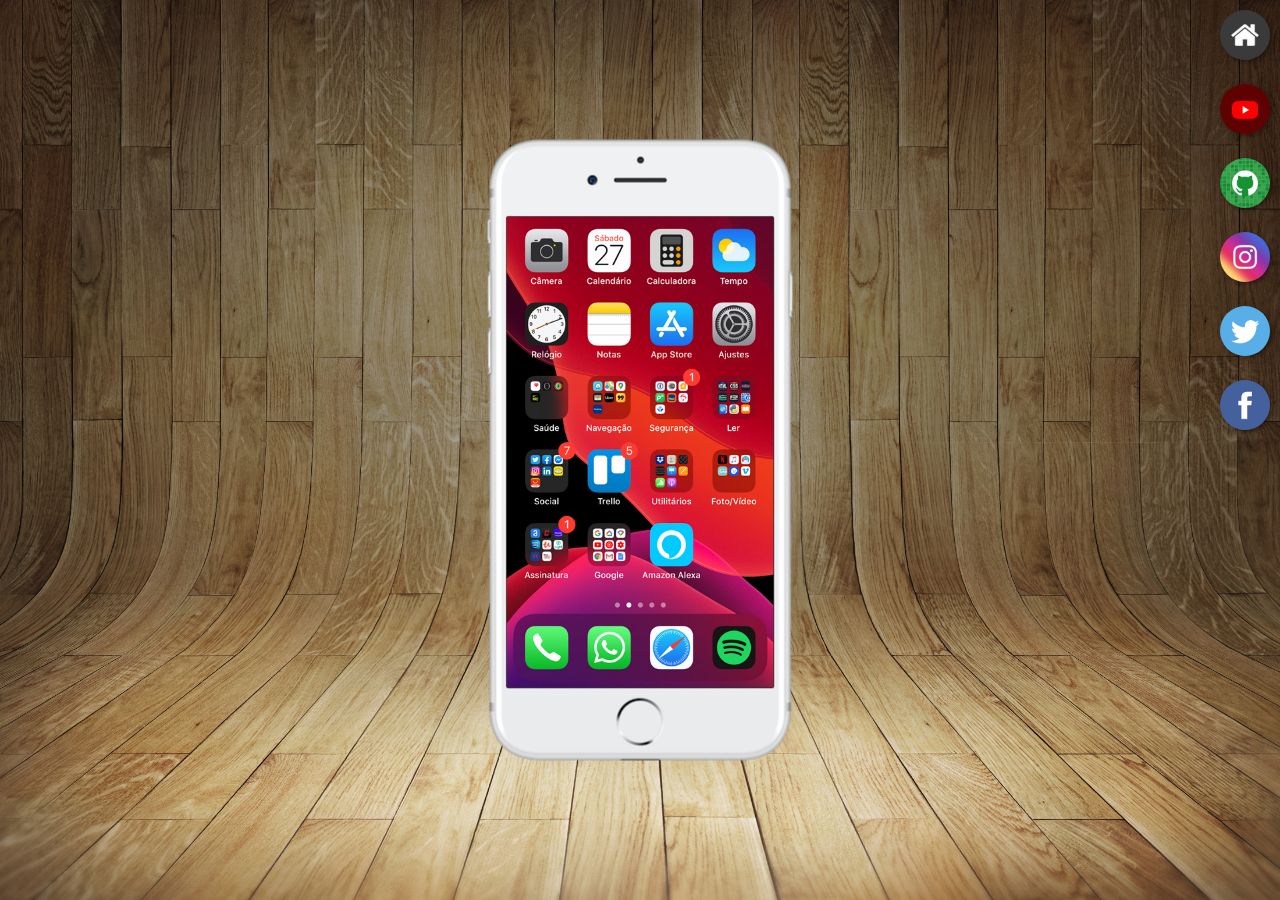
<file: index.html>
<!DOCTYPE html>
<html lang="pt-br">
<head>
    <meta charset="UTF-8">
    <meta name="viewport" content="width=device-width, initial-scale=1.0">
    <link rel="shortcut icon" href="images/favicon.ico" type="image/x-icon">
    <link rel="stylesheet" href="styles/style.css">
    <title>Projeto Redes Sociais</title>
</head>
<body>
    <main>
        <section id="telefone">
            <iframe name="tela" id="tela" src="pages/home.html" frameborder="0">
                Seu navegador não consegue carregar essa página.
            </iframe>
        </section>
        <section id="redes-sociais">
            <a href="pages/home.html" target="tela">
                <img src="images/logo-home.jpg" alt="Home">
            </a><br>
            <a href="pages/youtube.html" target="tela">
                <img src="images/logo-youtube.jpg" alt="YouTube">
            </a><br>
            <a href="pages/github.html" target="tela">
                <img src="images/logo-github.jpg" alt="GitHub">
            </a><br>
            <a href="pages/instagra.html" target="tela">
                <img src="images/logo-instagram.jpg" alt="Instagram">
            </a><br>
            <a href="pages/twitter.html" target="tela">
                <img src="images/logo-twitter.jpg" alt="Twitter">
            </a><br>
            <a href="pages/facebook.html" target="tela">
                <img src="images/logo-facebook.jpg" alt="Facebook">
            </a><br>
        </section>
    </main>
</body>
</html>
</file>
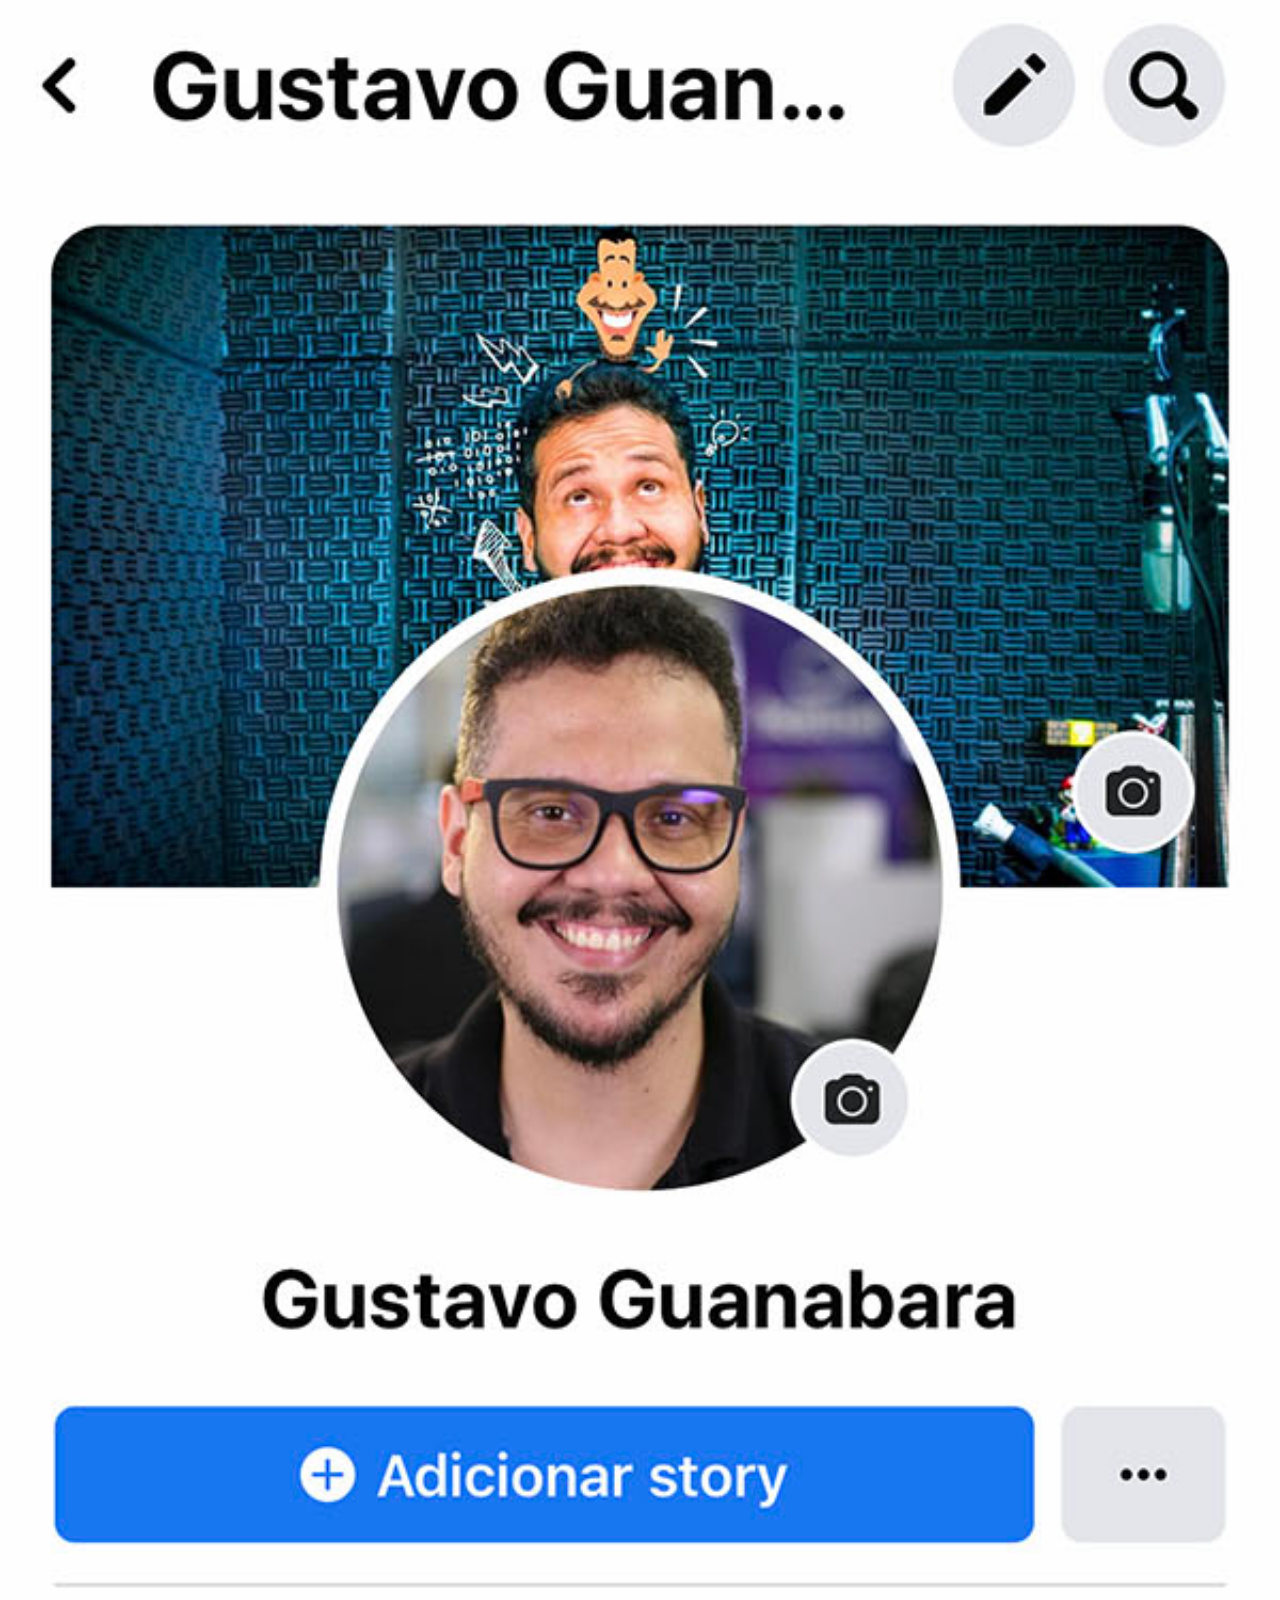
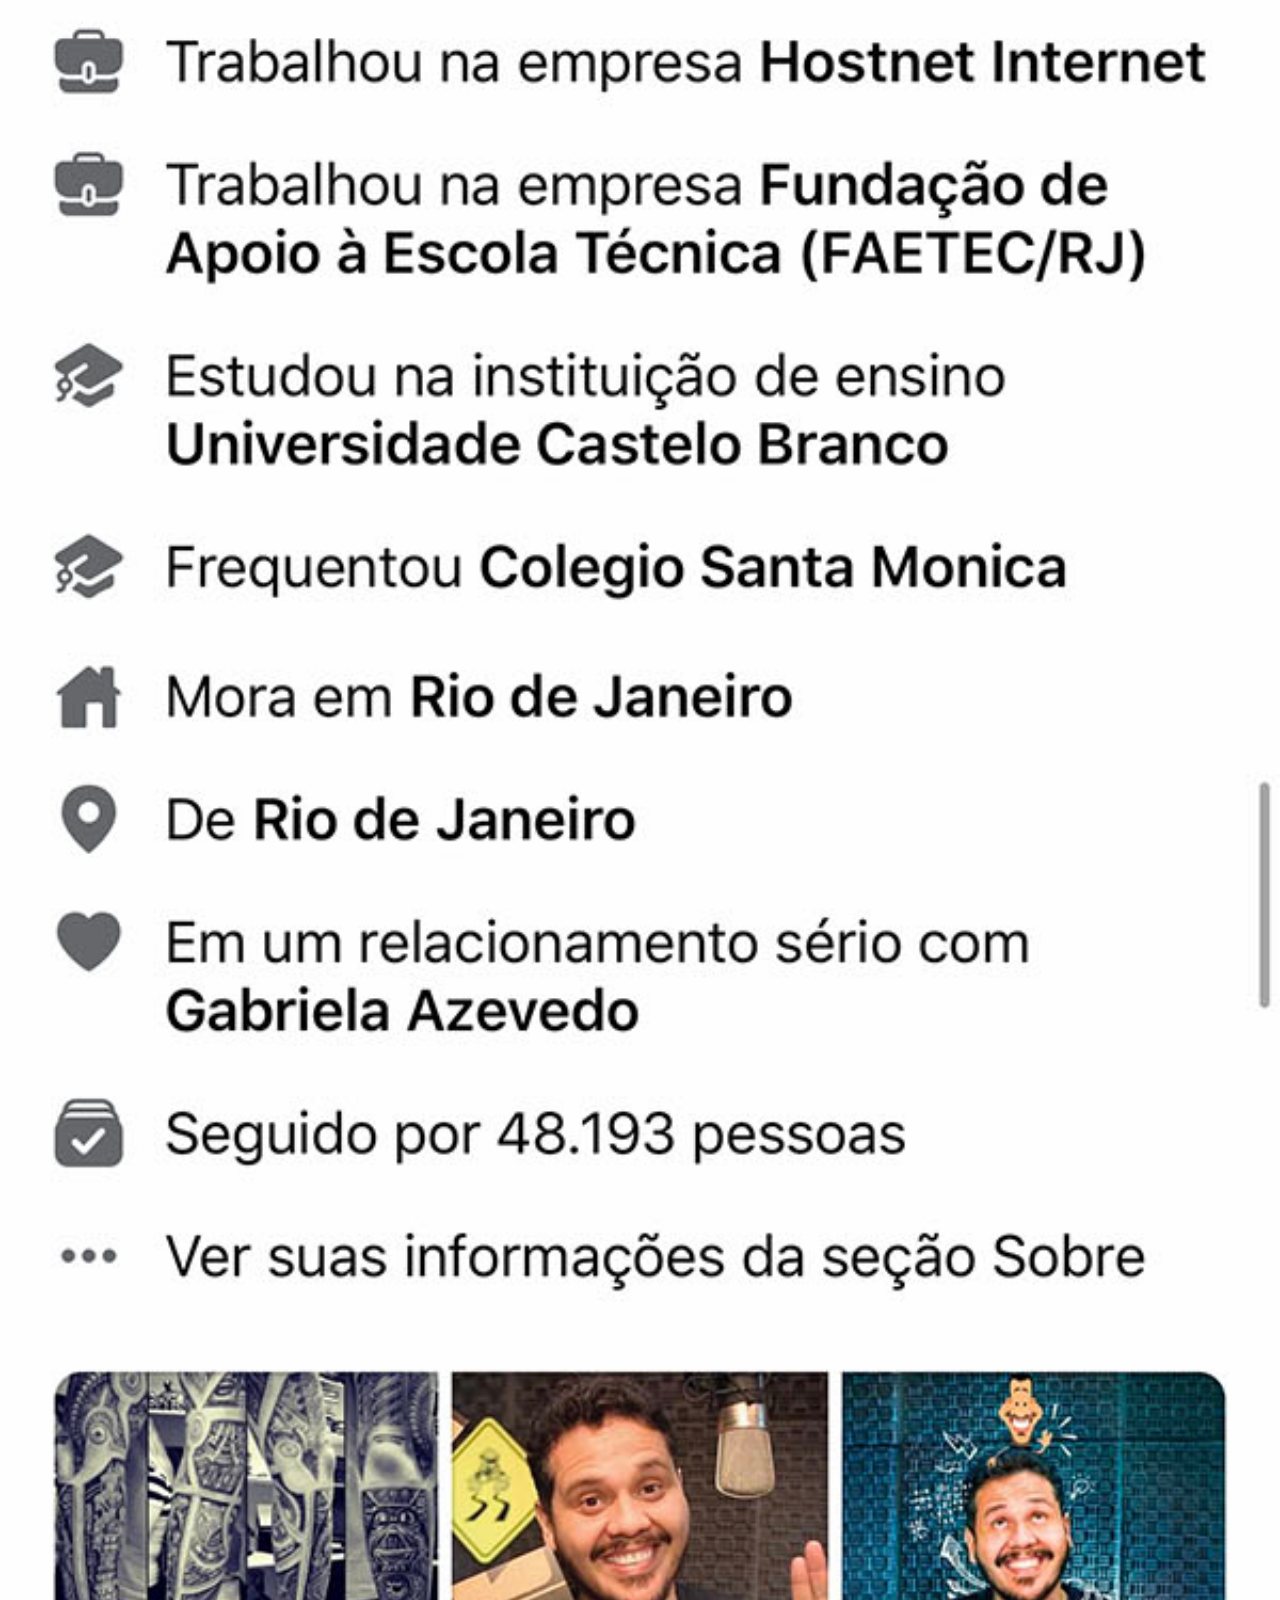
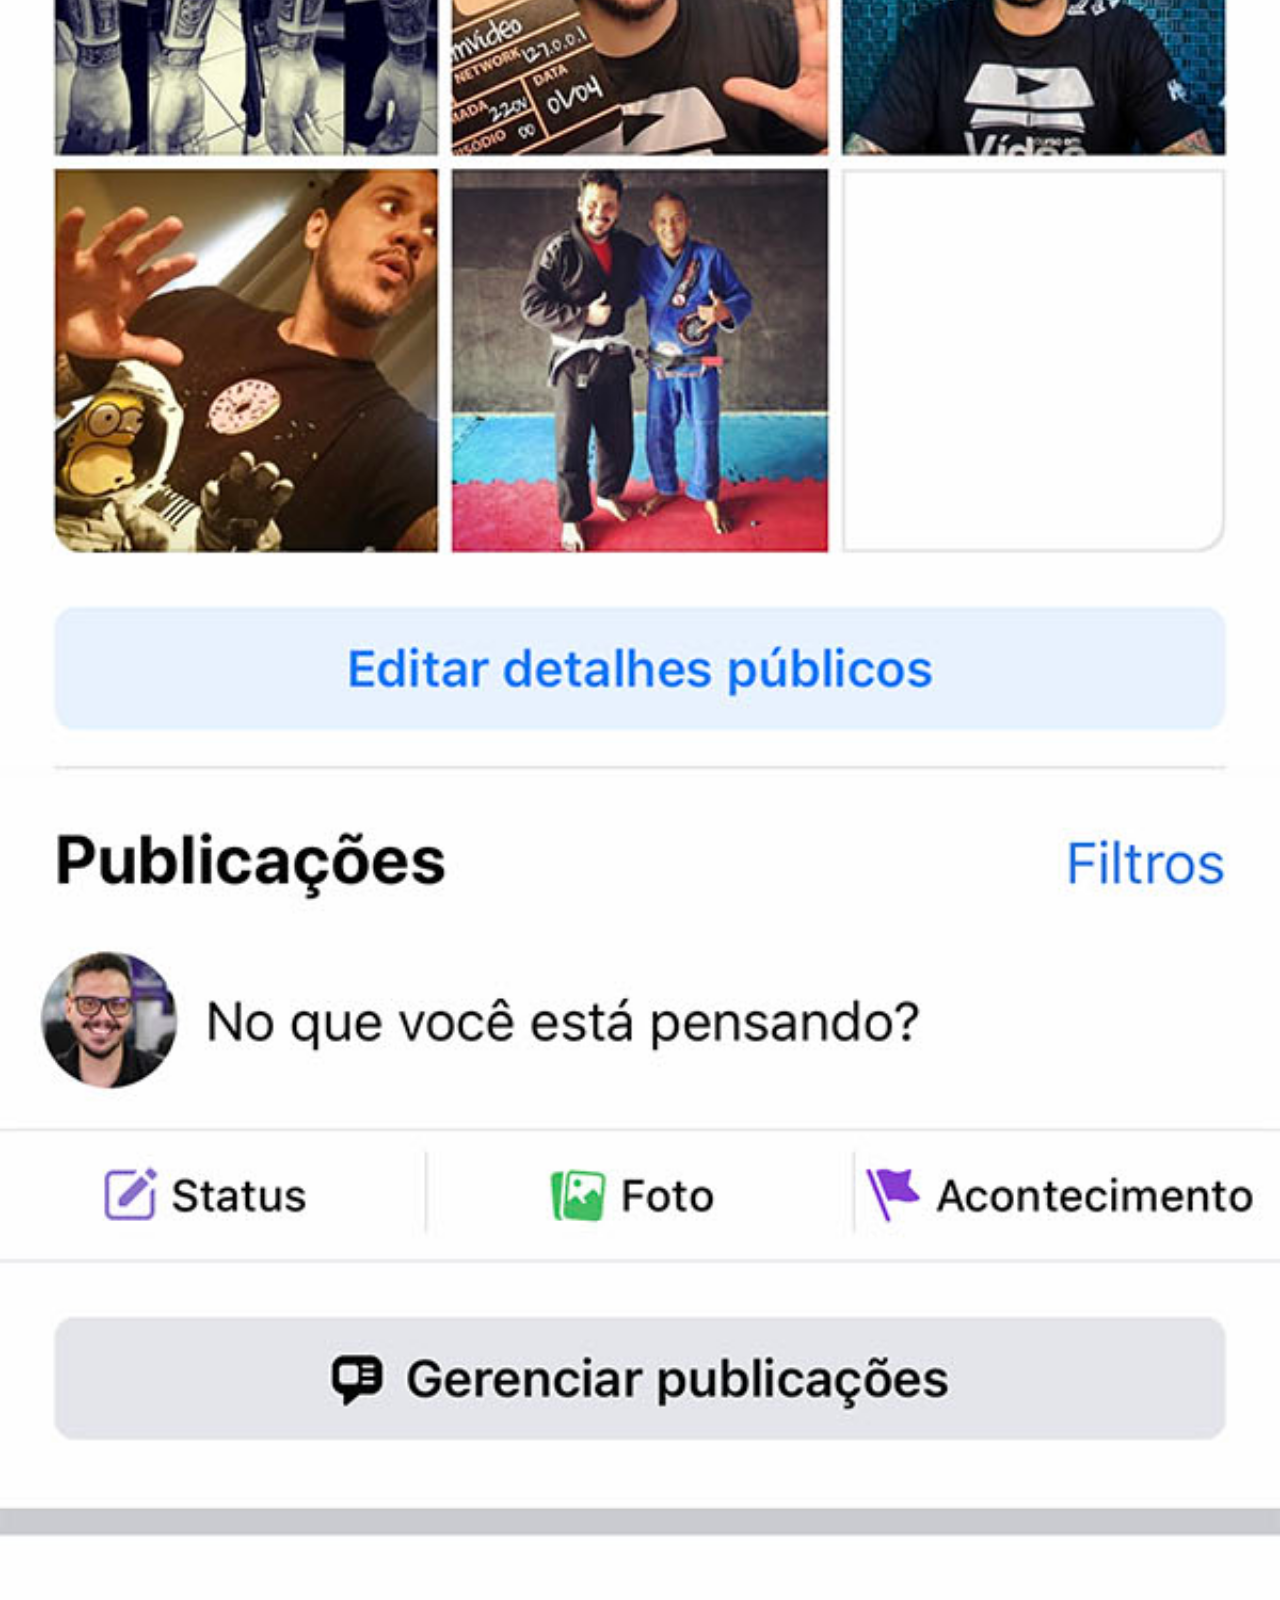
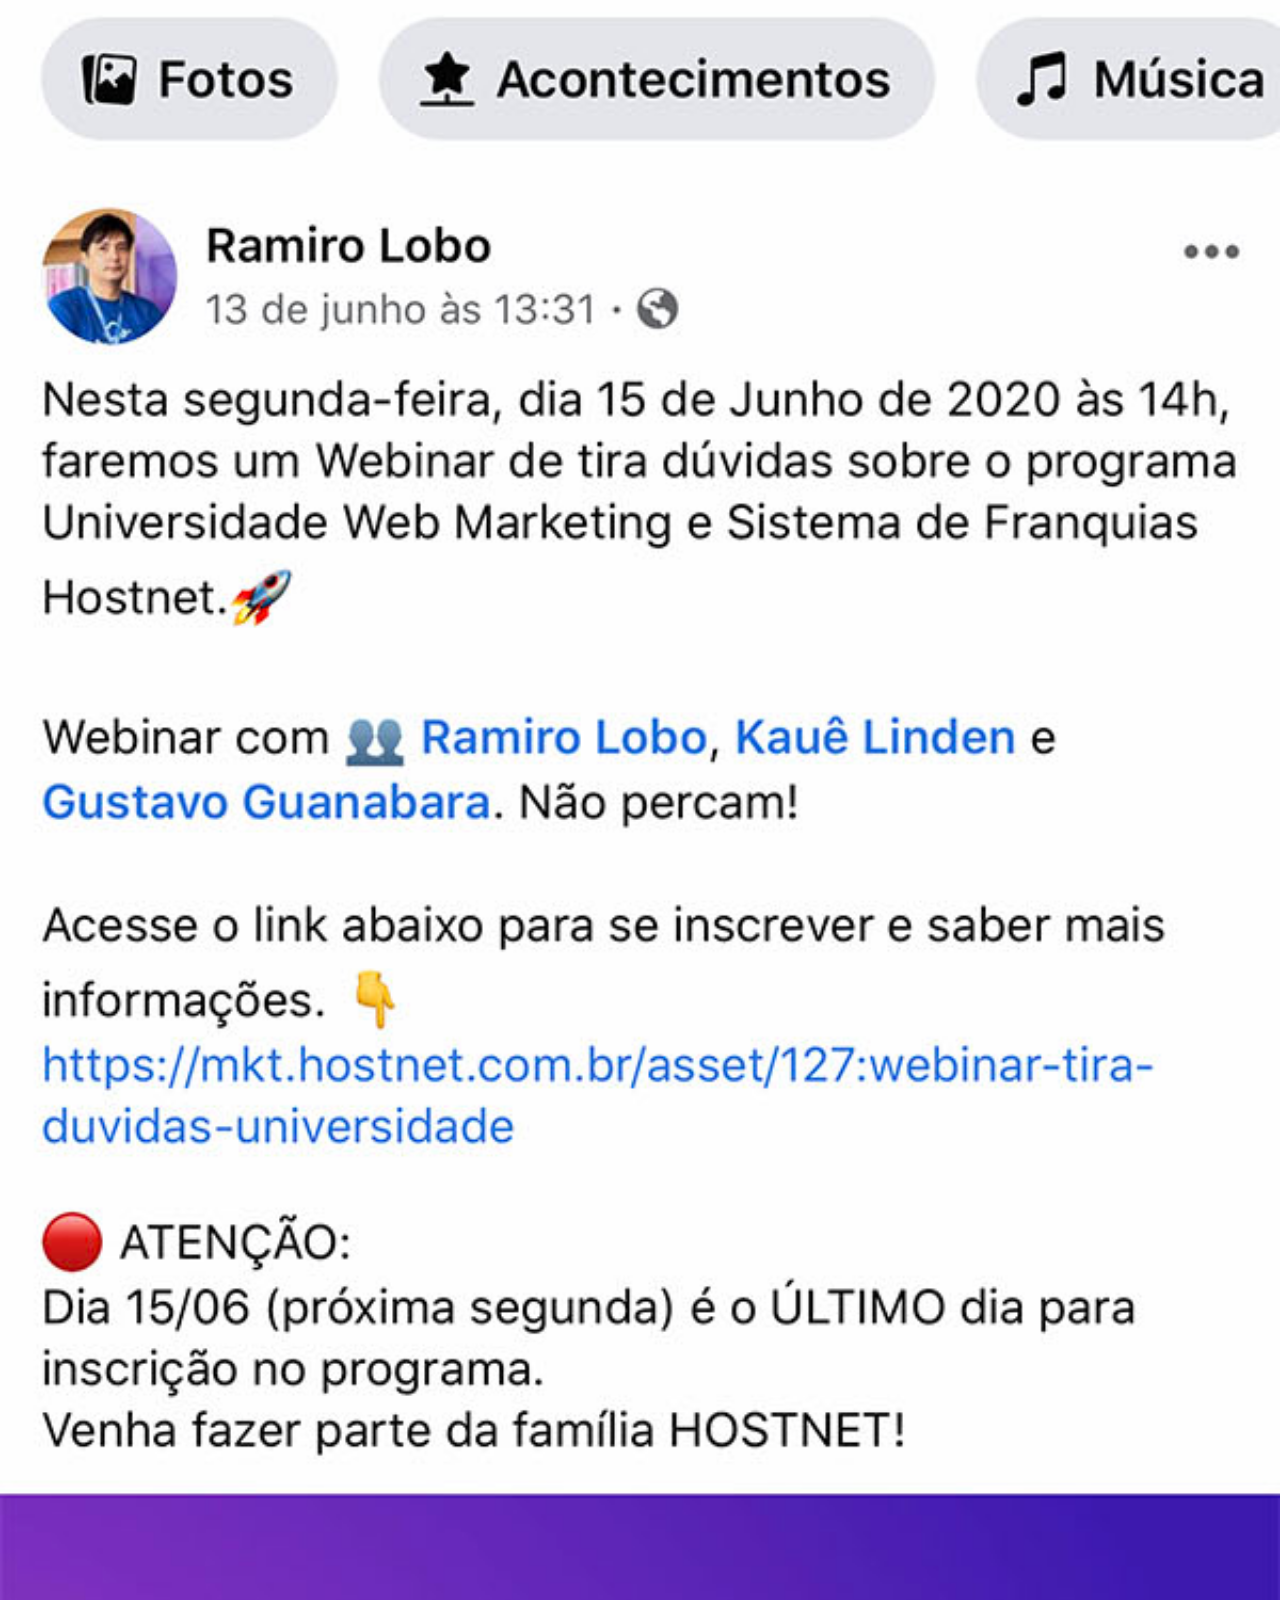
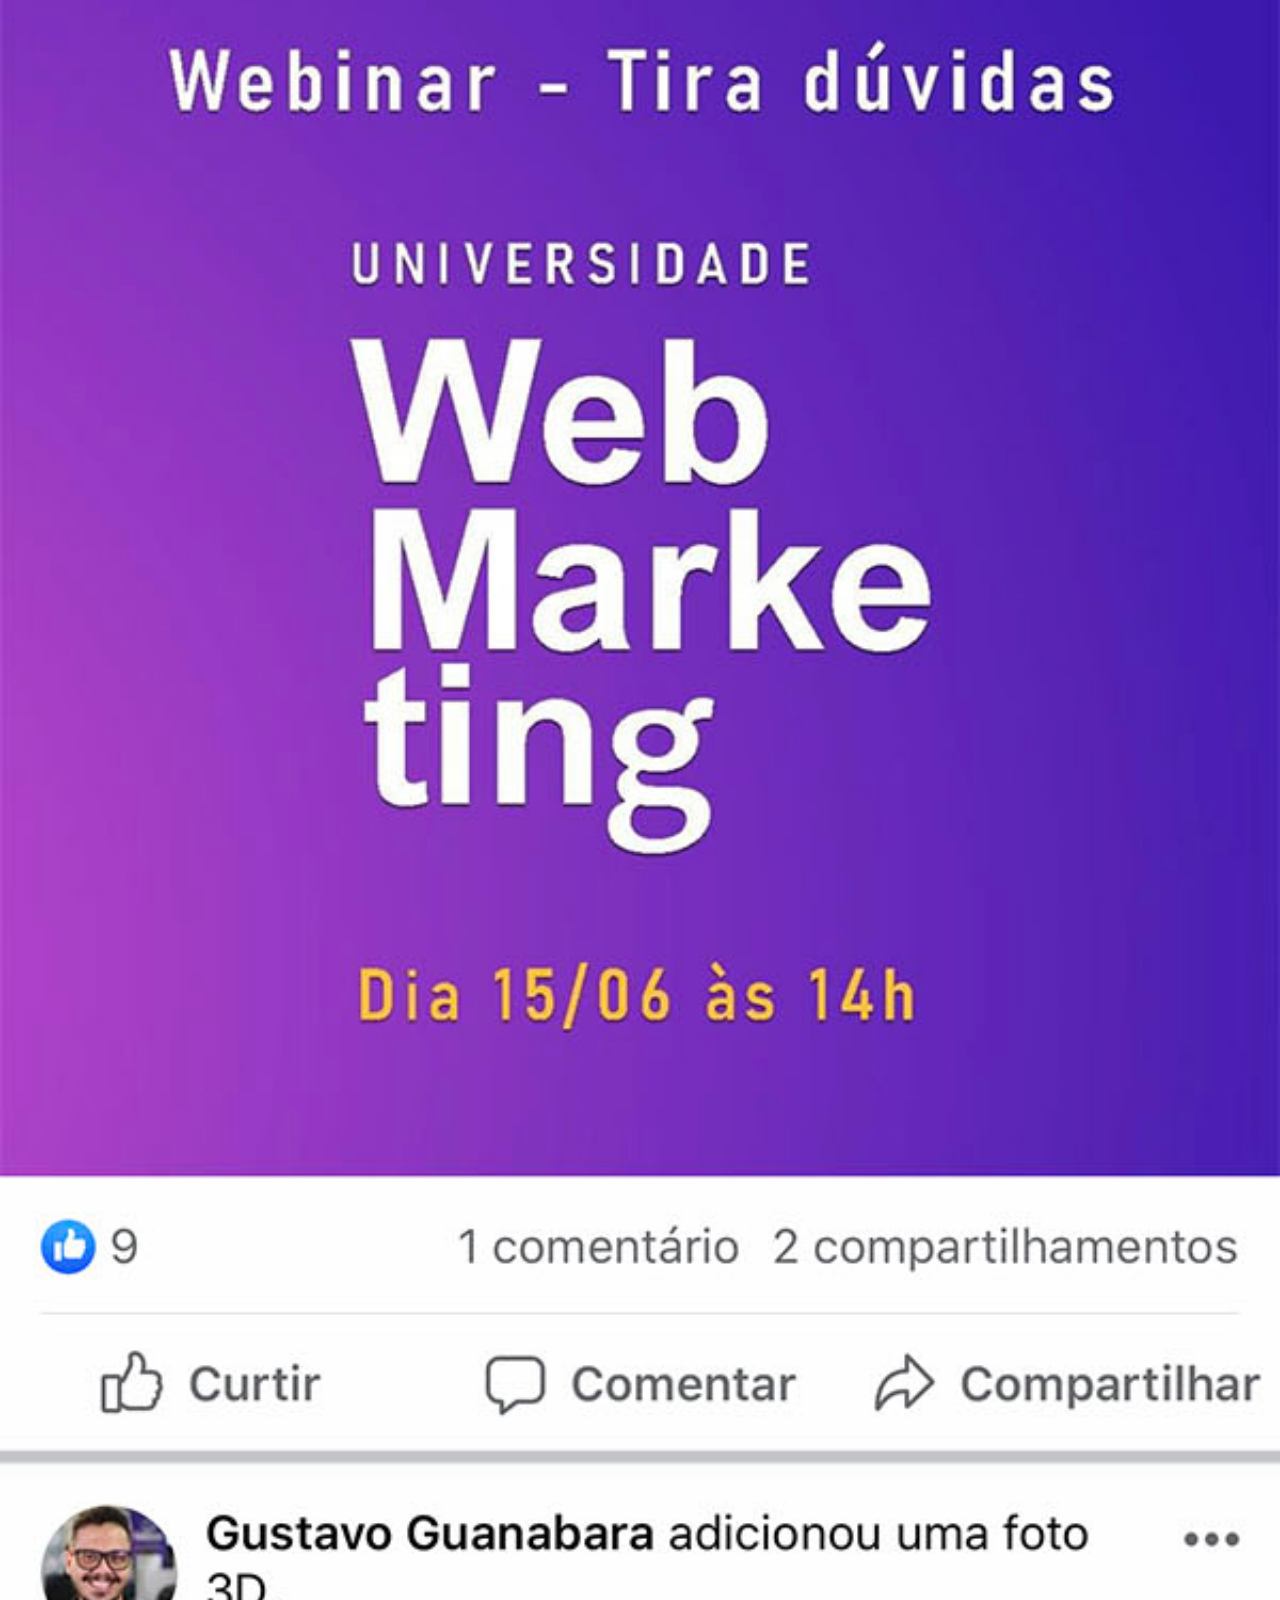
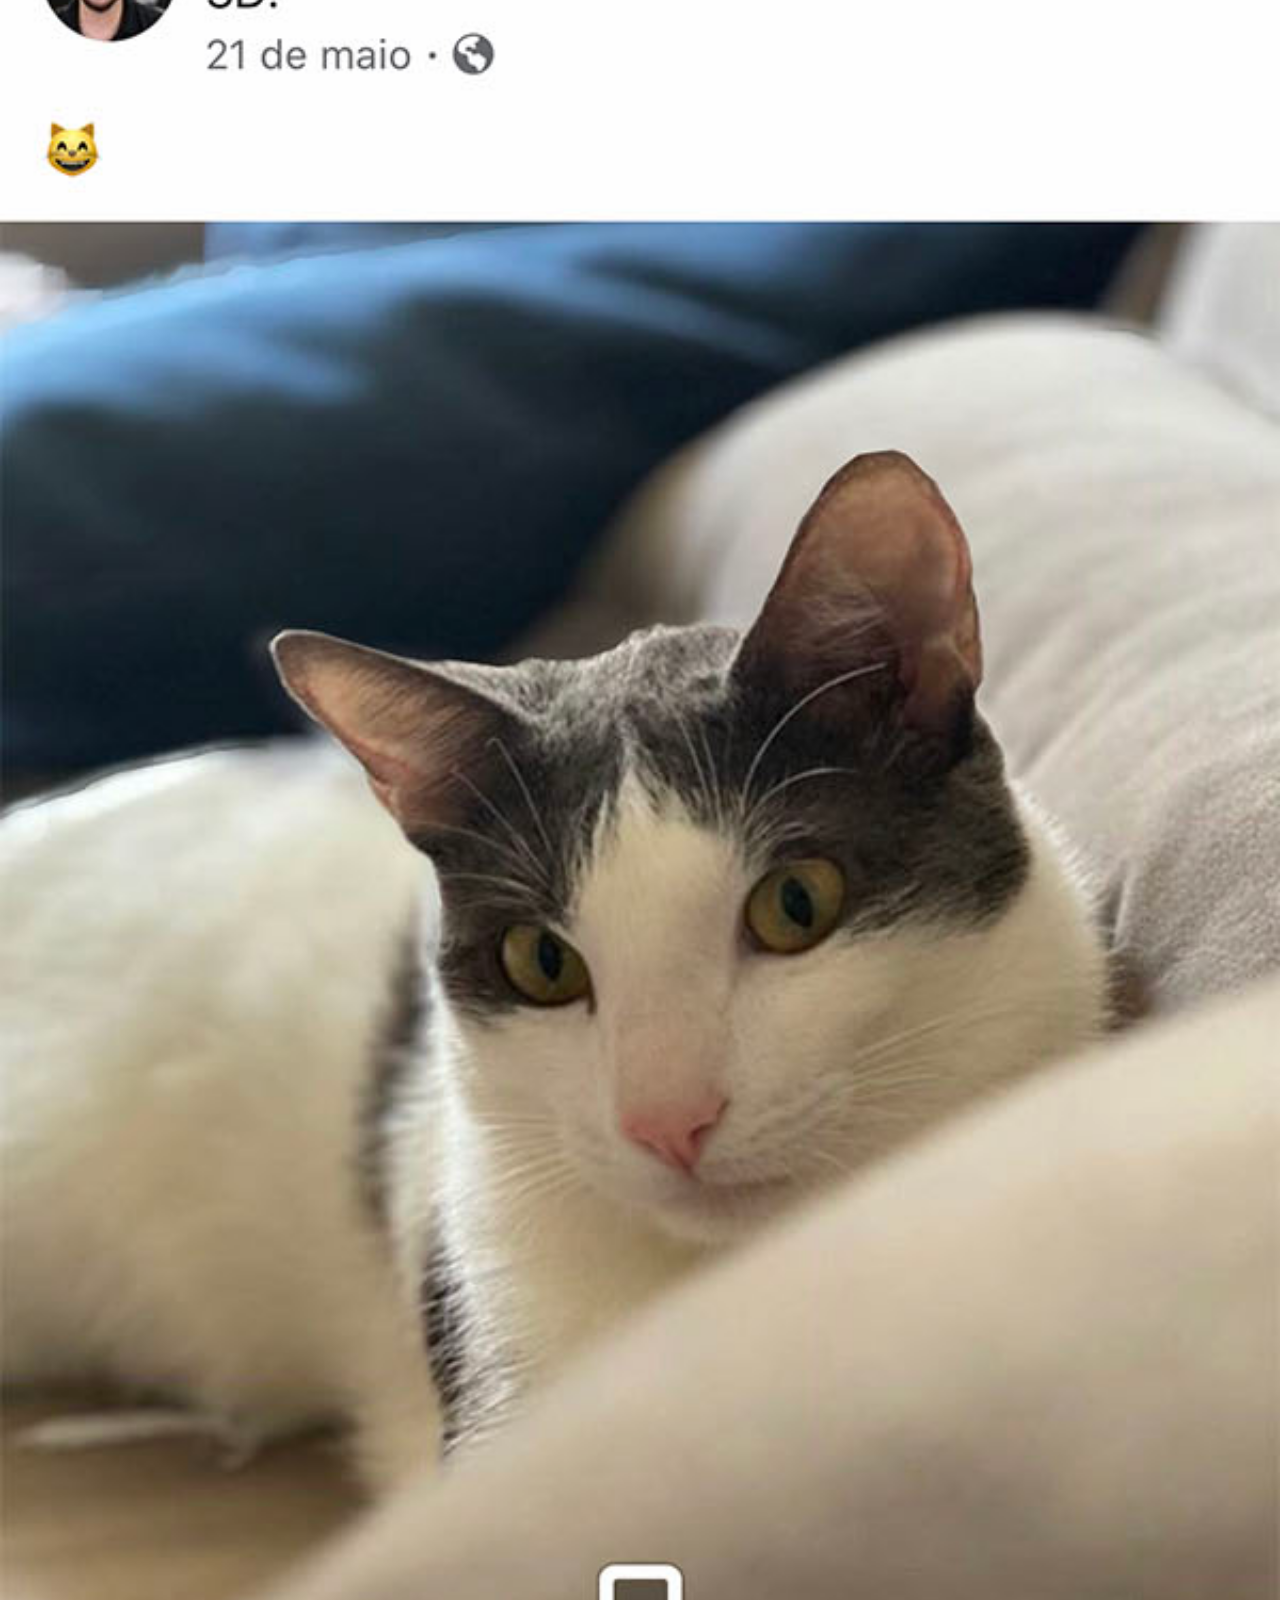
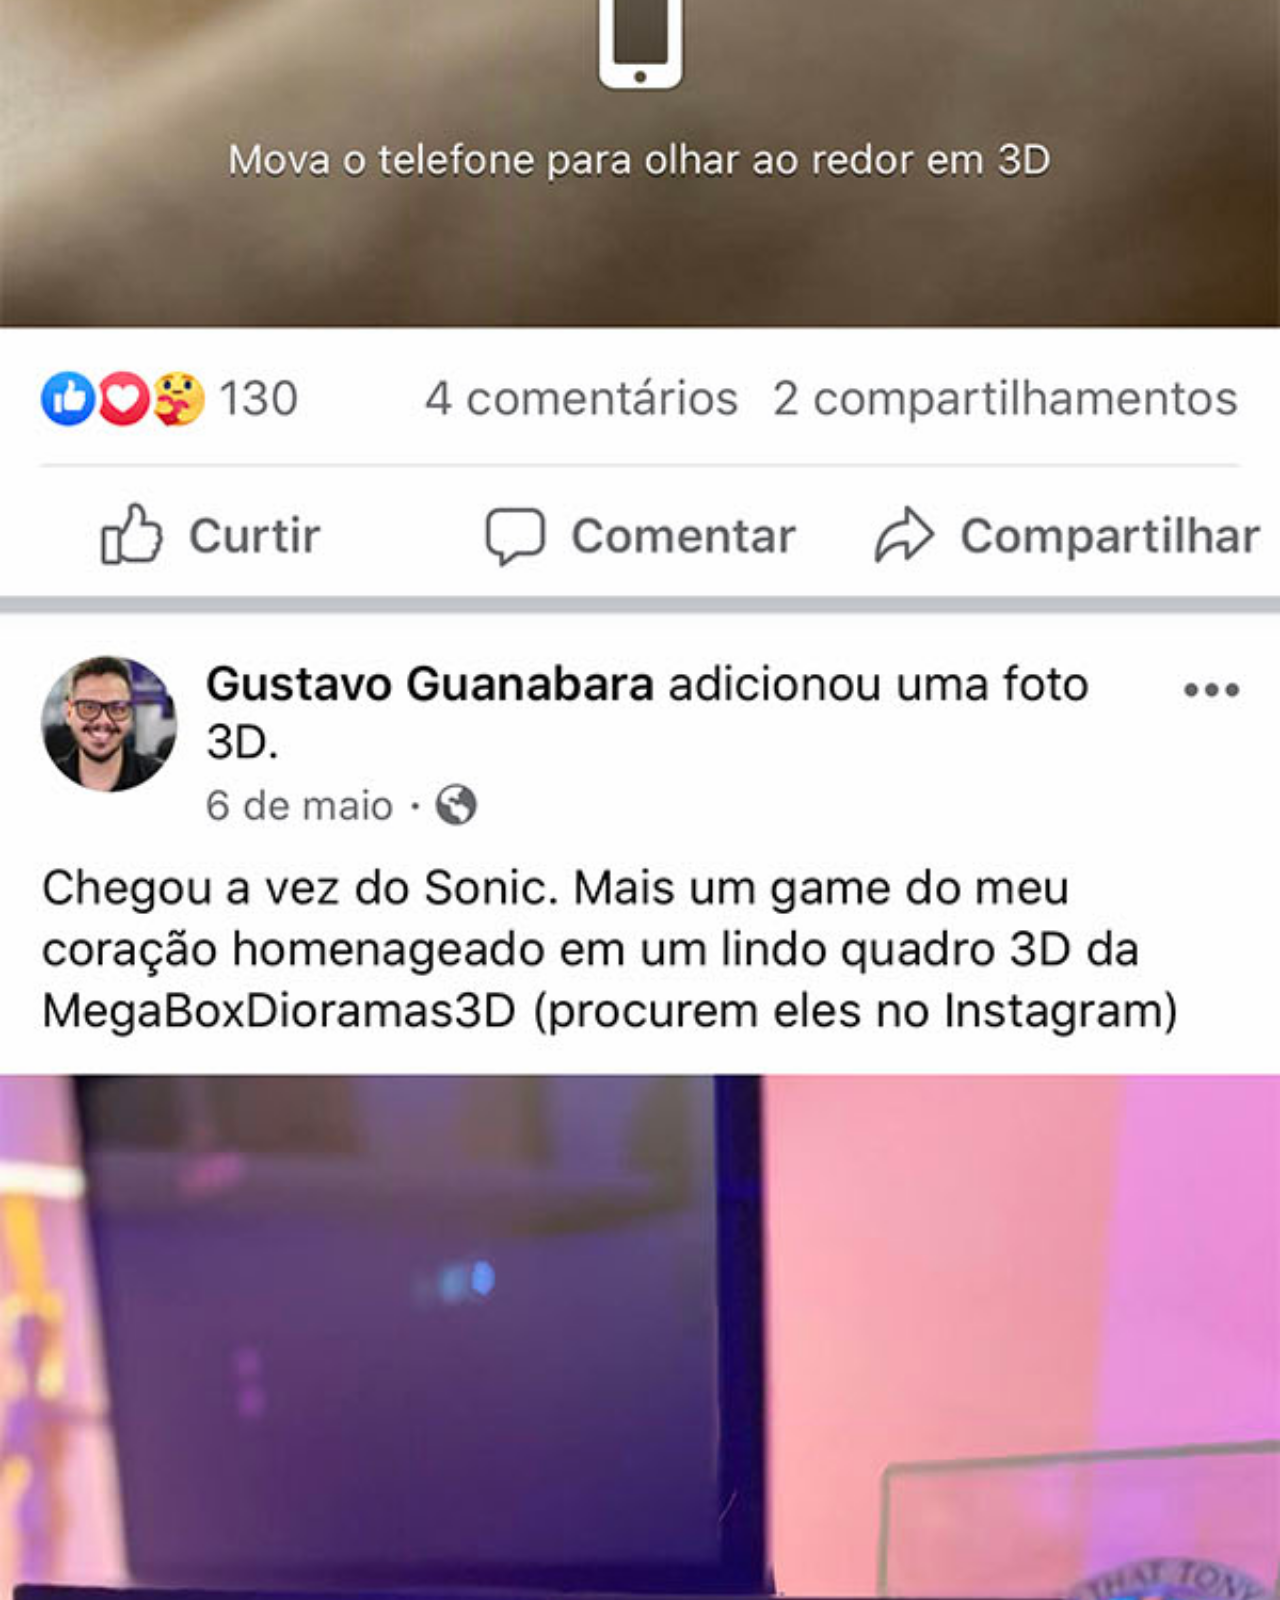
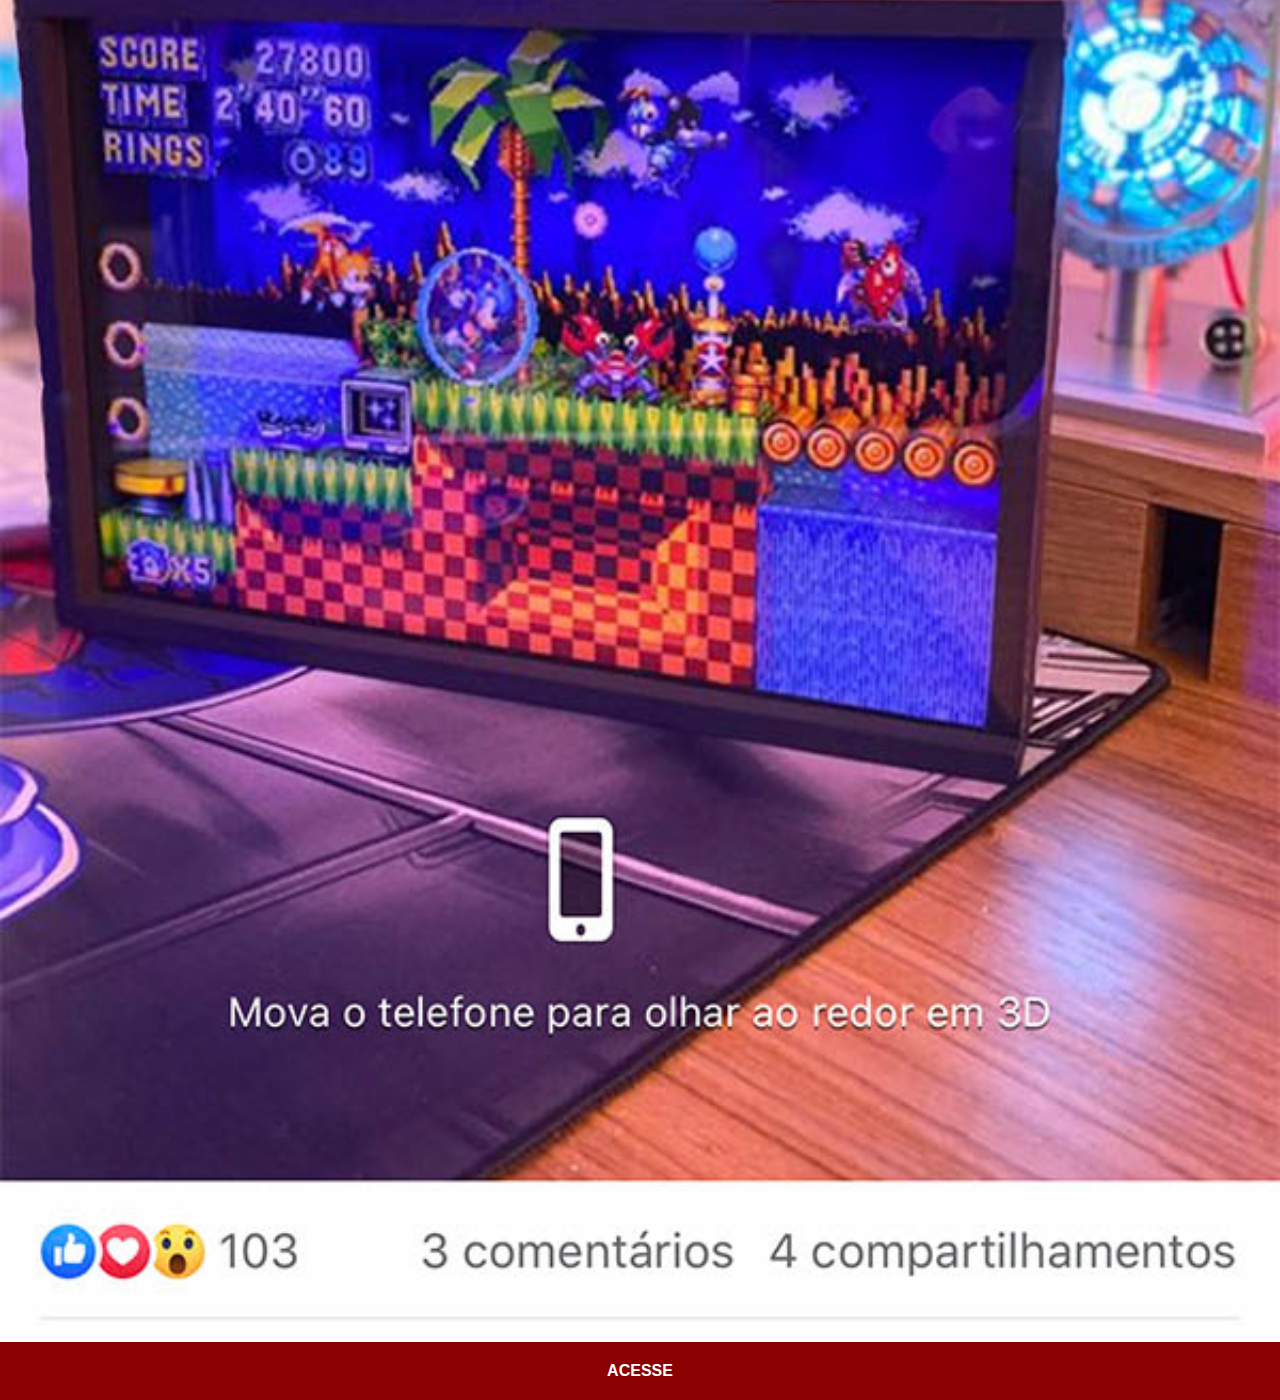
<file: pages/facebook.html>
<!DOCTYPE html>
<html lang="pt-br">
<head>
    <meta charset="UTF-8">
    <meta name="viewport" content="width=device-width, initial-scale=1.0">
    <link rel="stylesheet" href="../styles/social.css">
    <title>Facebook</title>
</head>
<body>
    <img src="../images/tela-facebook.jpg" alt="Facebook">
    <a href="https://www.facebook.com/" target="_blank">ACESSE</a>
</body>
</html>
</file>
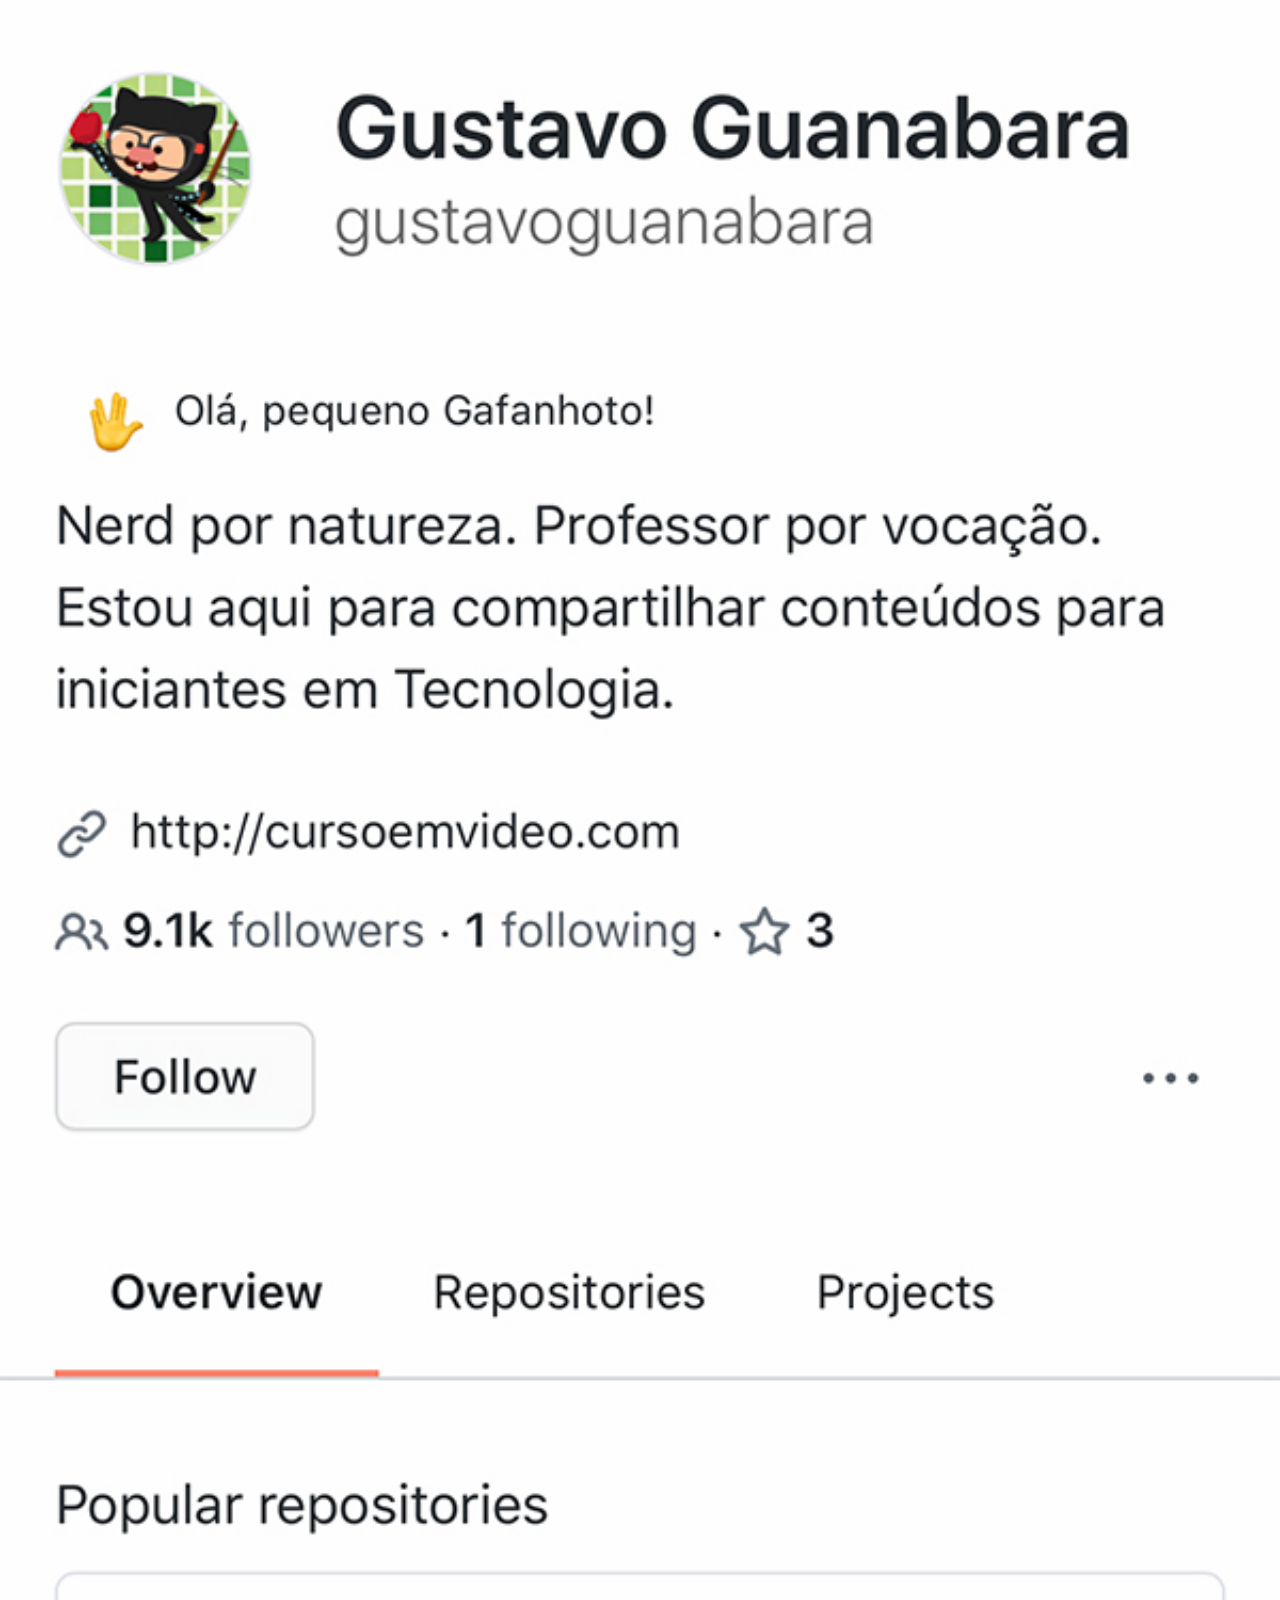
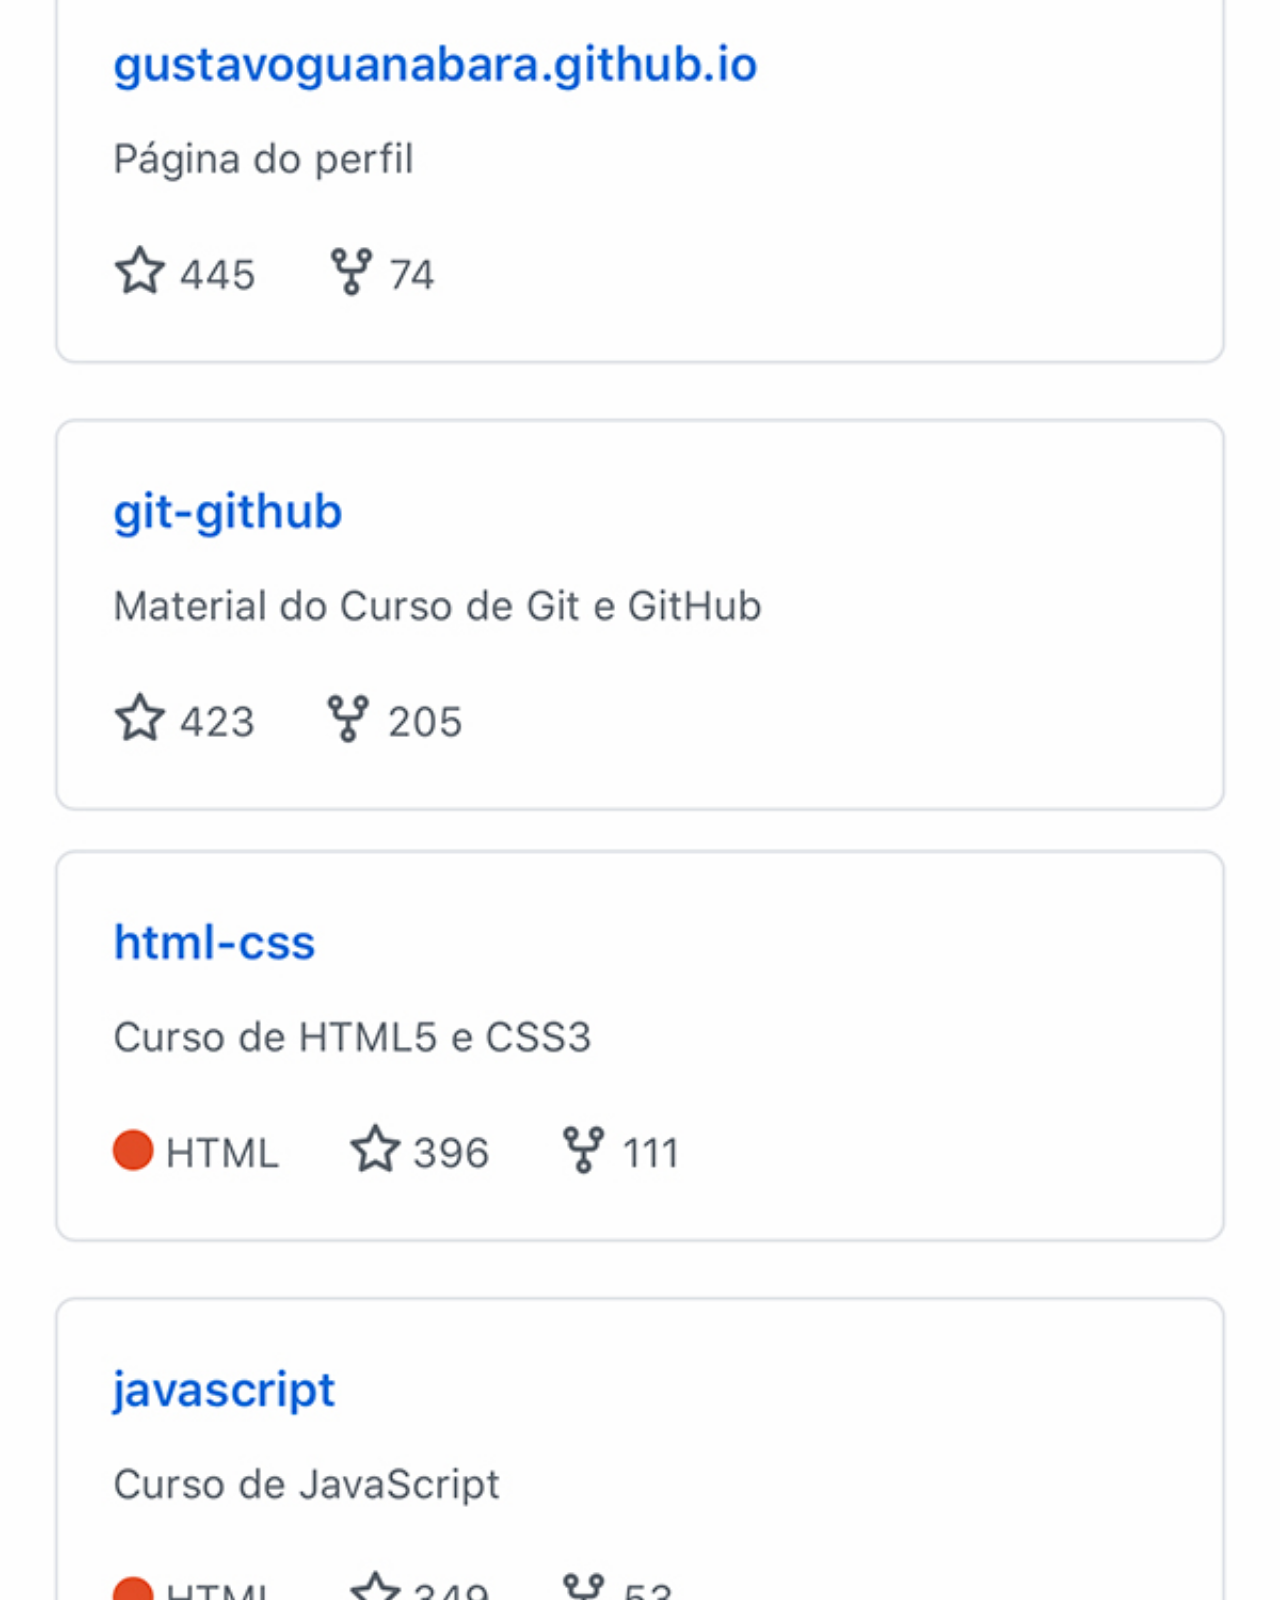
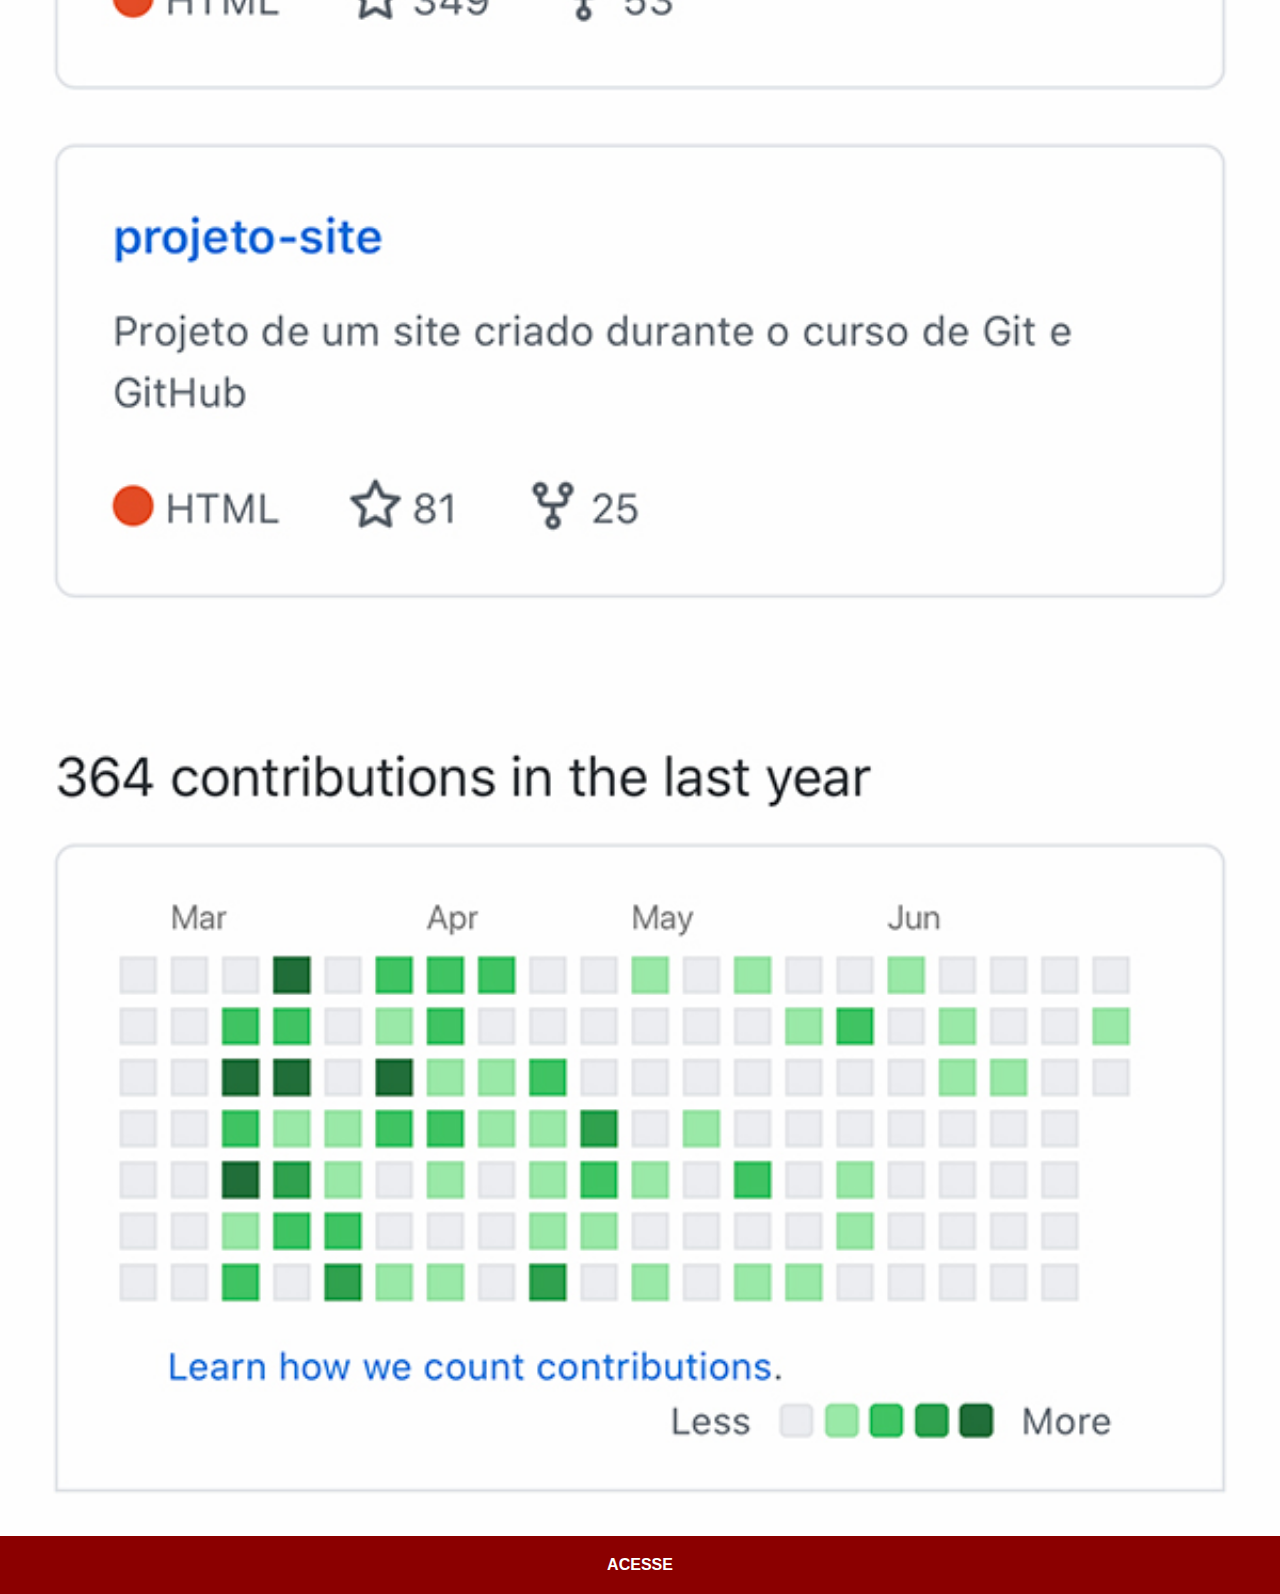
<file: pages/github.html>
<!DOCTYPE html>
<html lang="pt-br">
<head>
    <meta charset="UTF-8">
    <meta name="viewport" content="width=device-width, initial-scale=1.0">
    <link rel="stylesheet" href="../styles/social.css">
    <title>GitHub</title>
</head>
<body>
    <img src="../images/tela-github.jpg" alt="GitHub">
    <a href="https://github.com/" target="_blank">ACESSE</a>
</body>
</html>
</file>
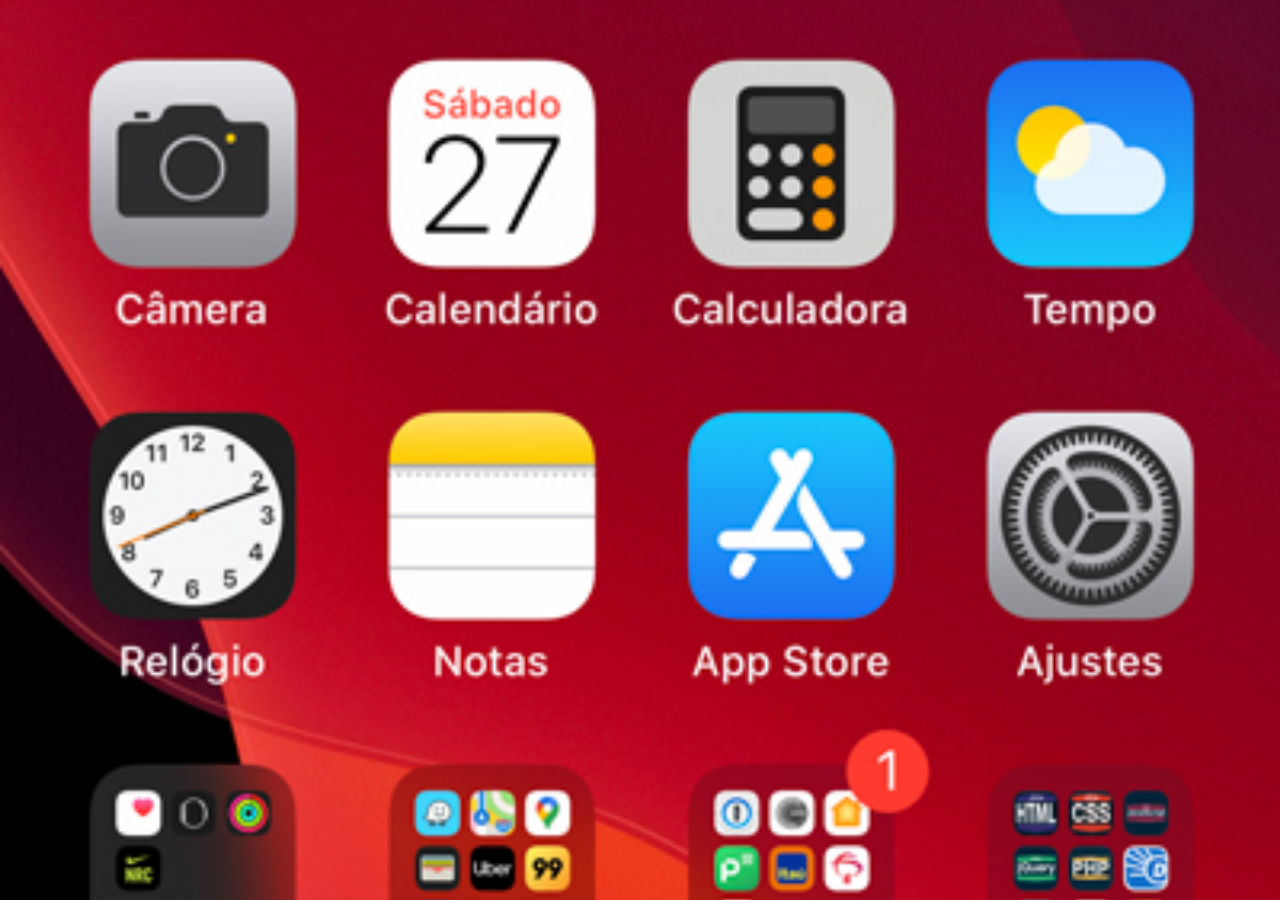
<file: pages/home.html>
<!DOCTYPE html>
<html lang="pt-br">
<head>
    <meta charset="UTF-8">
    <meta name="viewport" content="width=device-width, initial-scale=1.0">
    <title>Home</title>
    <style>
        * {
            margin: 0;
            padding: 0;
        }

        body {
            width: 100vw;
            height: 100vh;
            background: black url('../images/tela-home.jpg') no-repeat top center;
            background-size: cover;
        }
    </style>
</head>
<body>
    
</body>
</html>
</file>
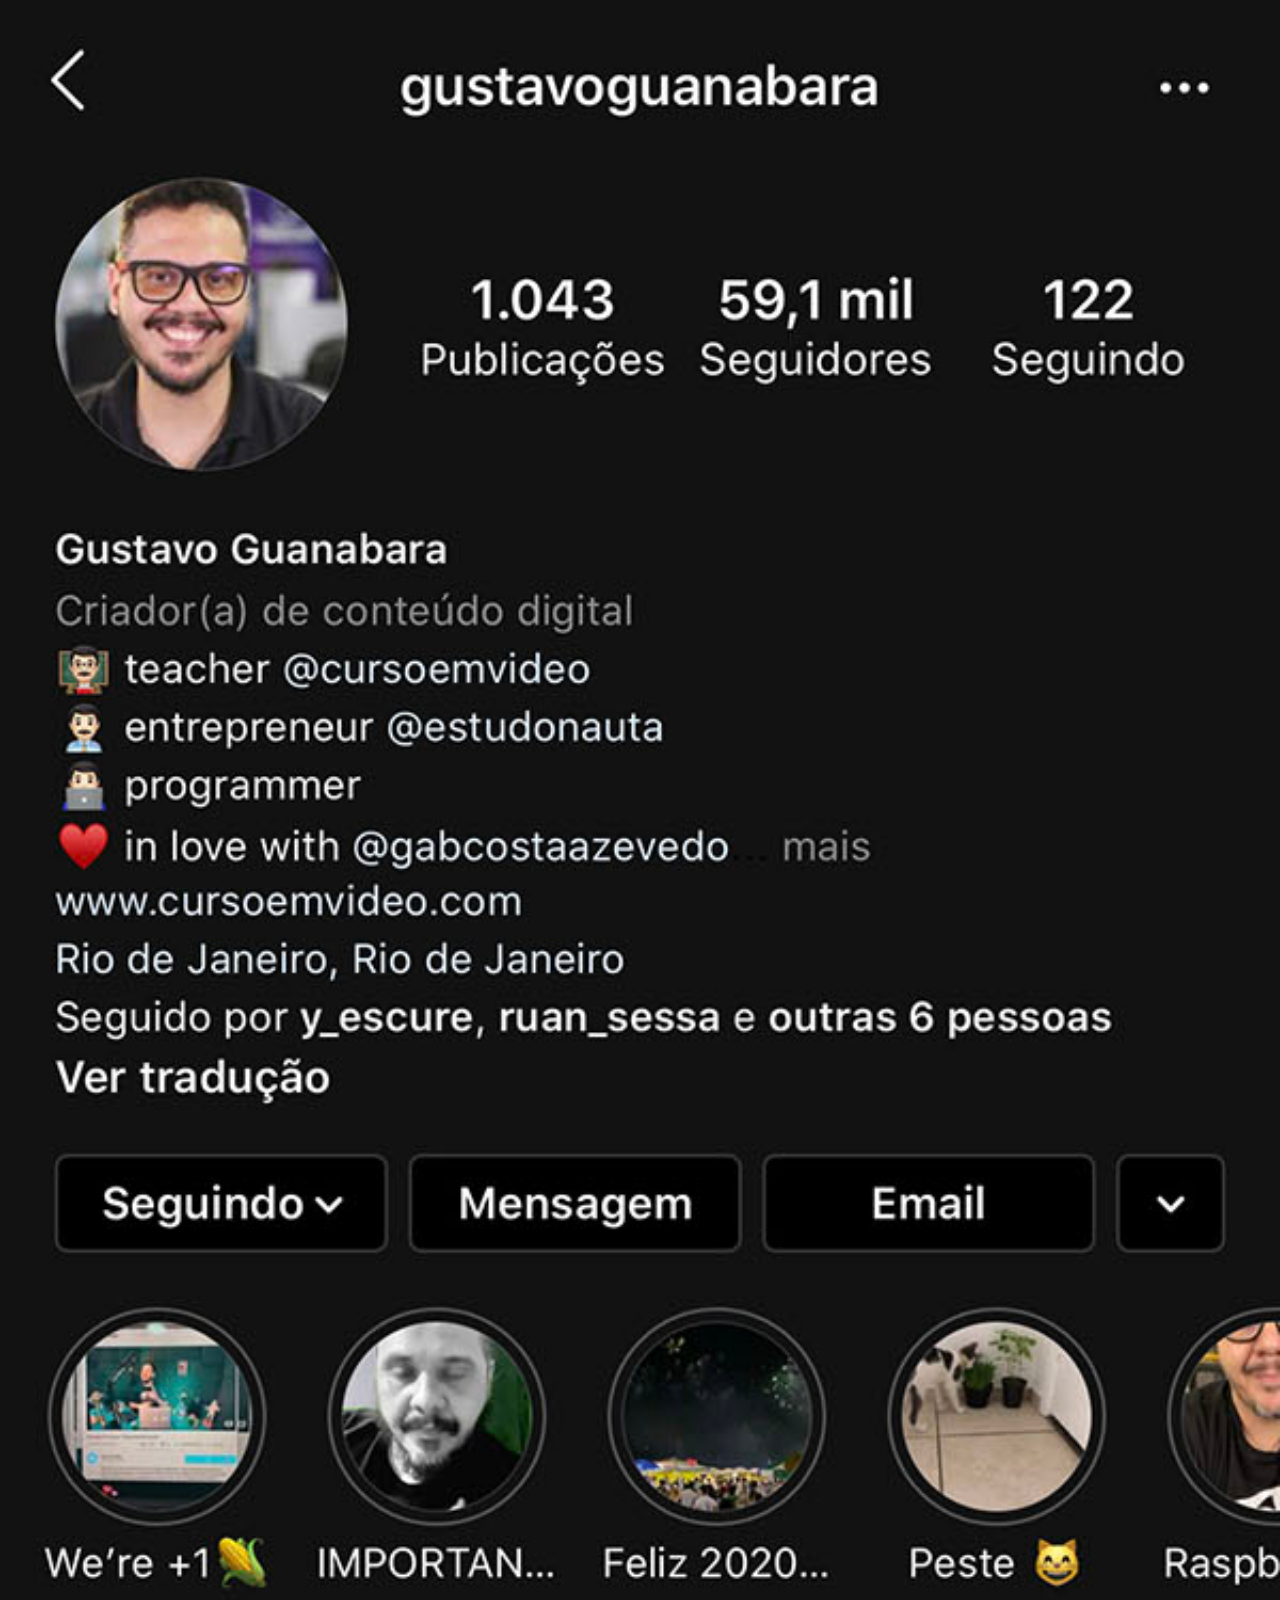
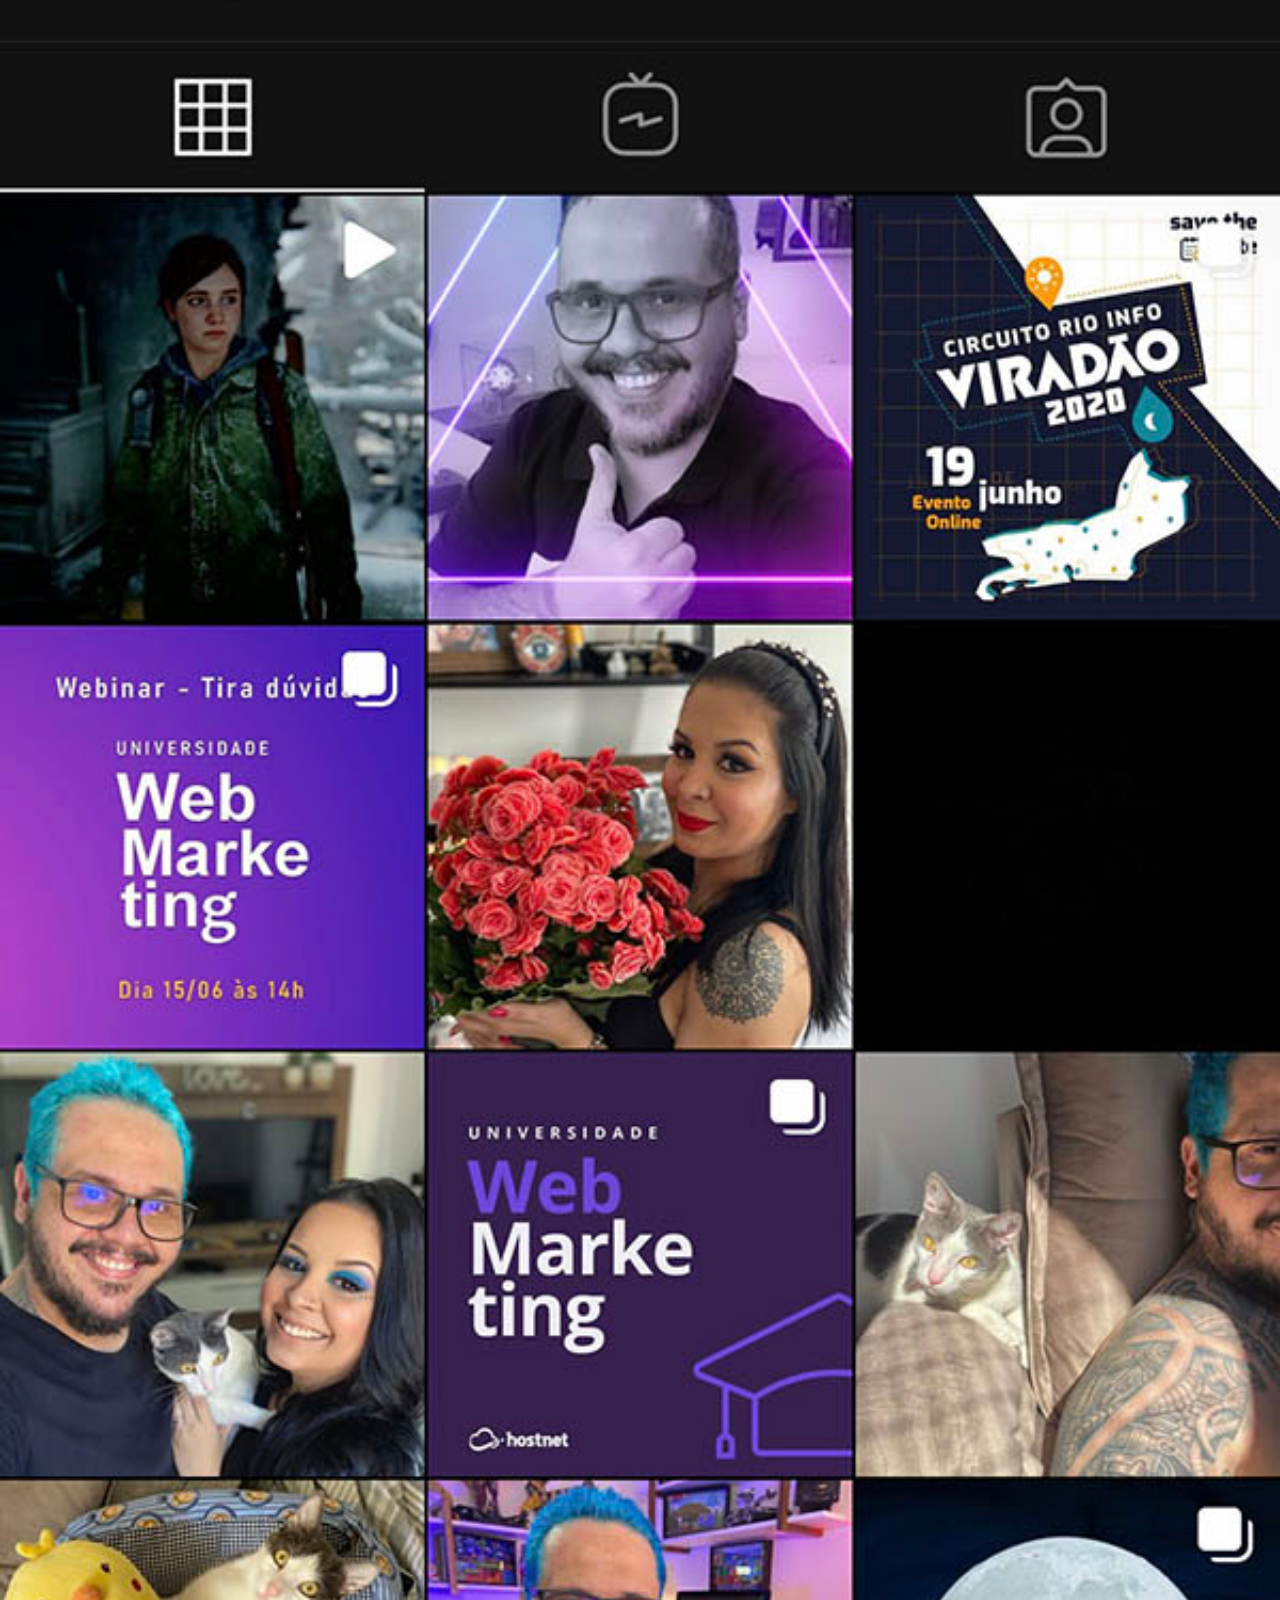
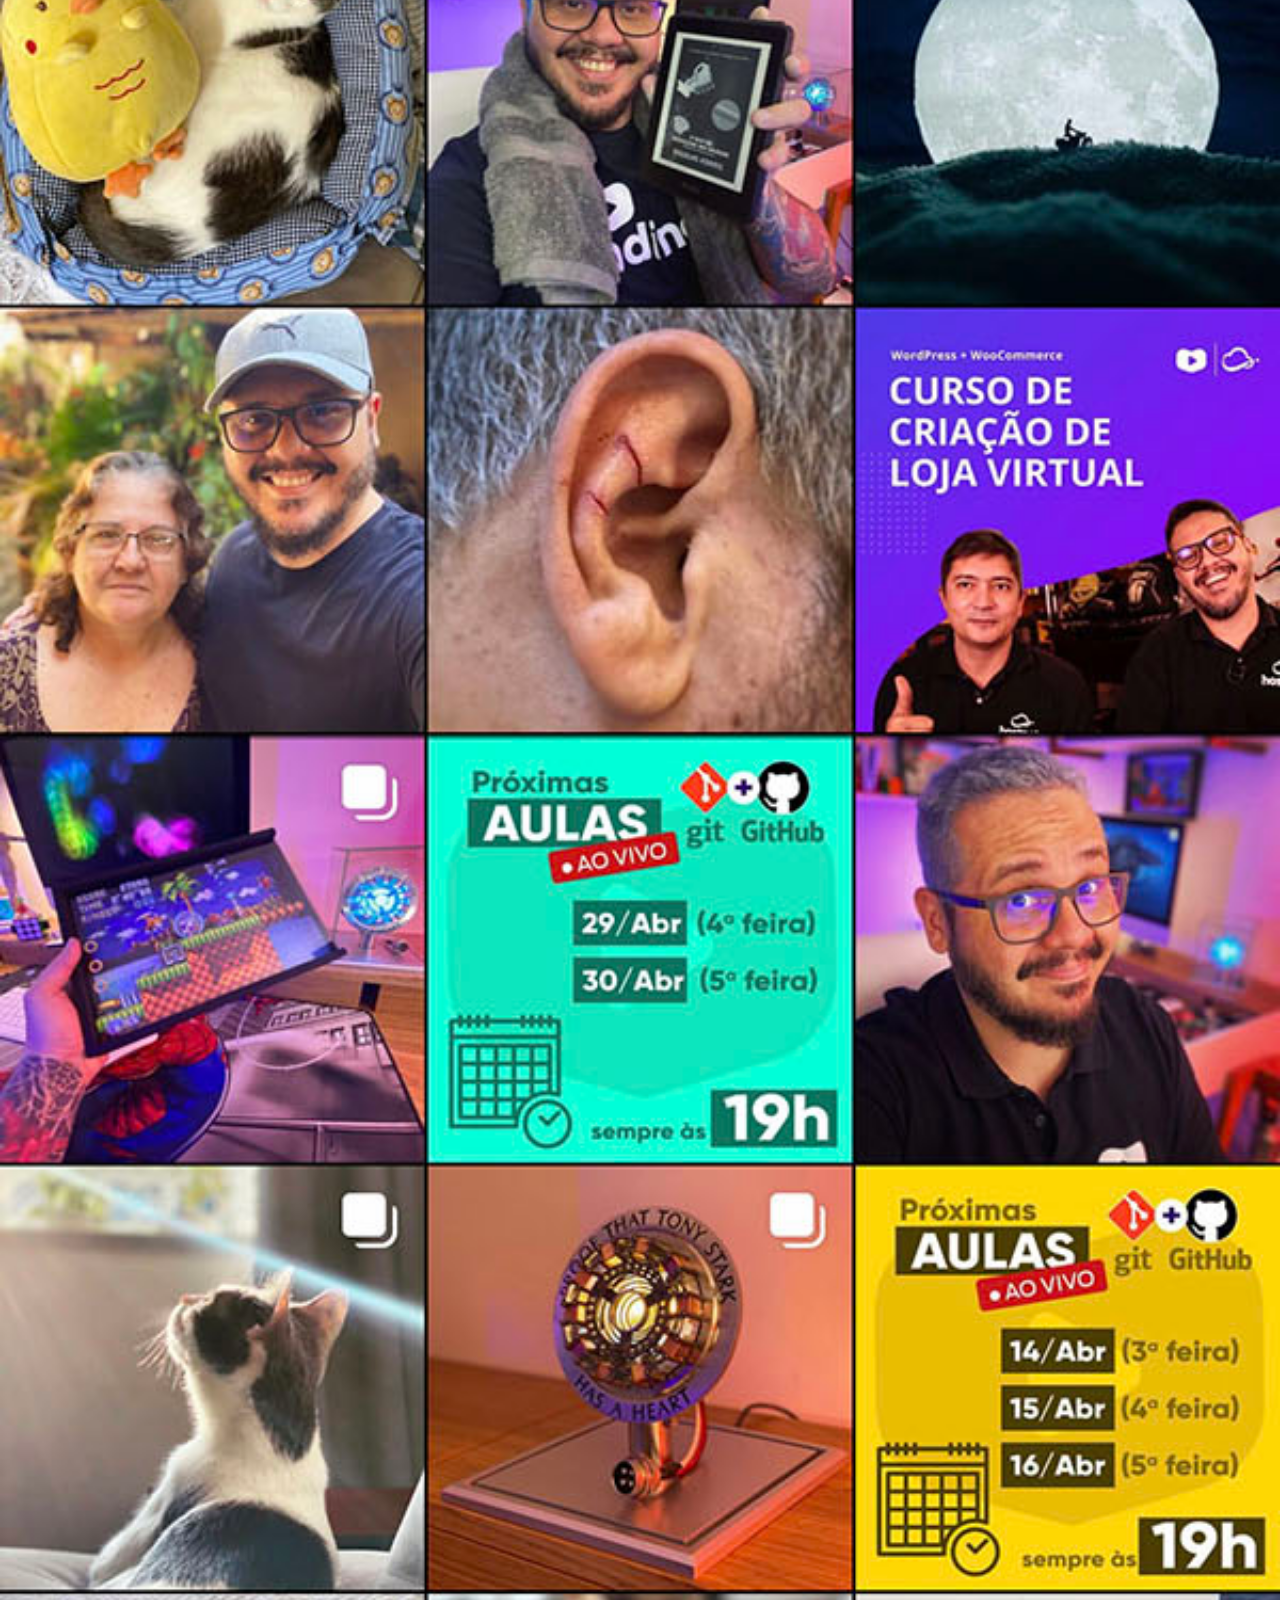
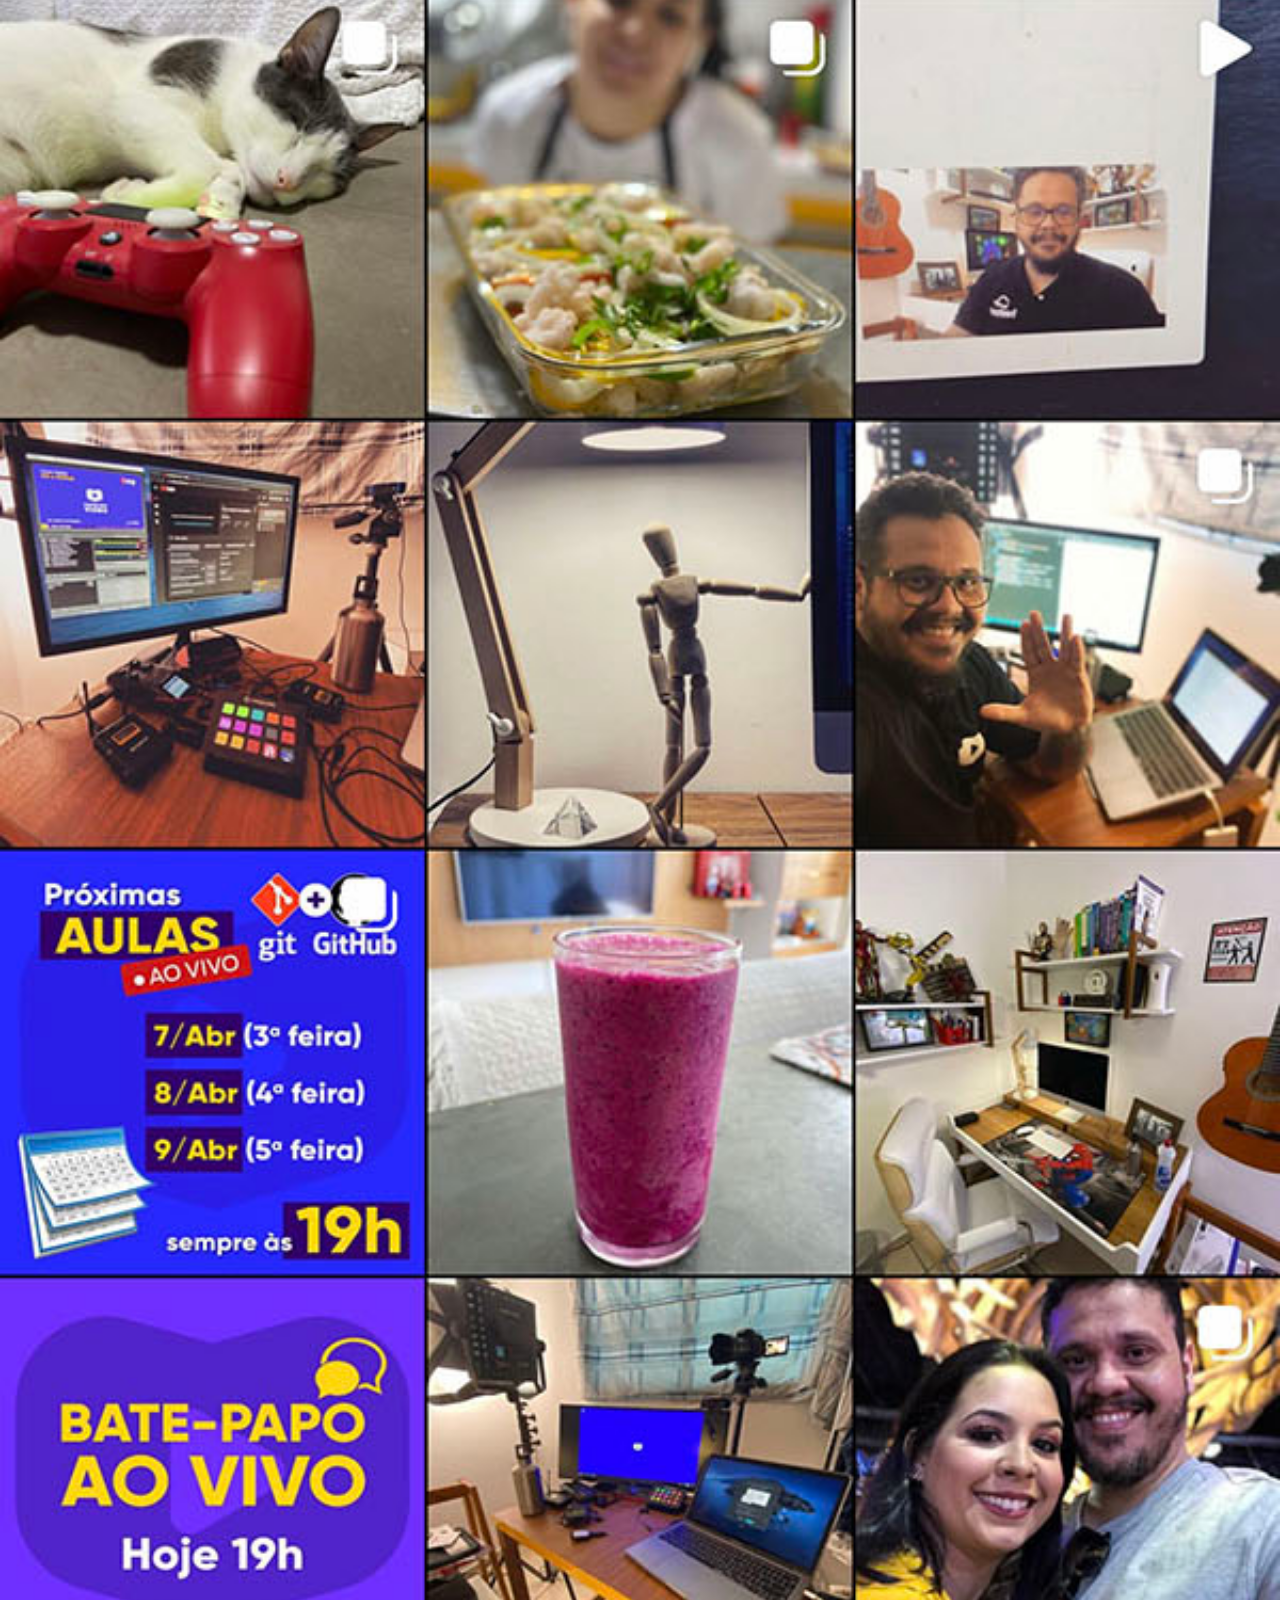
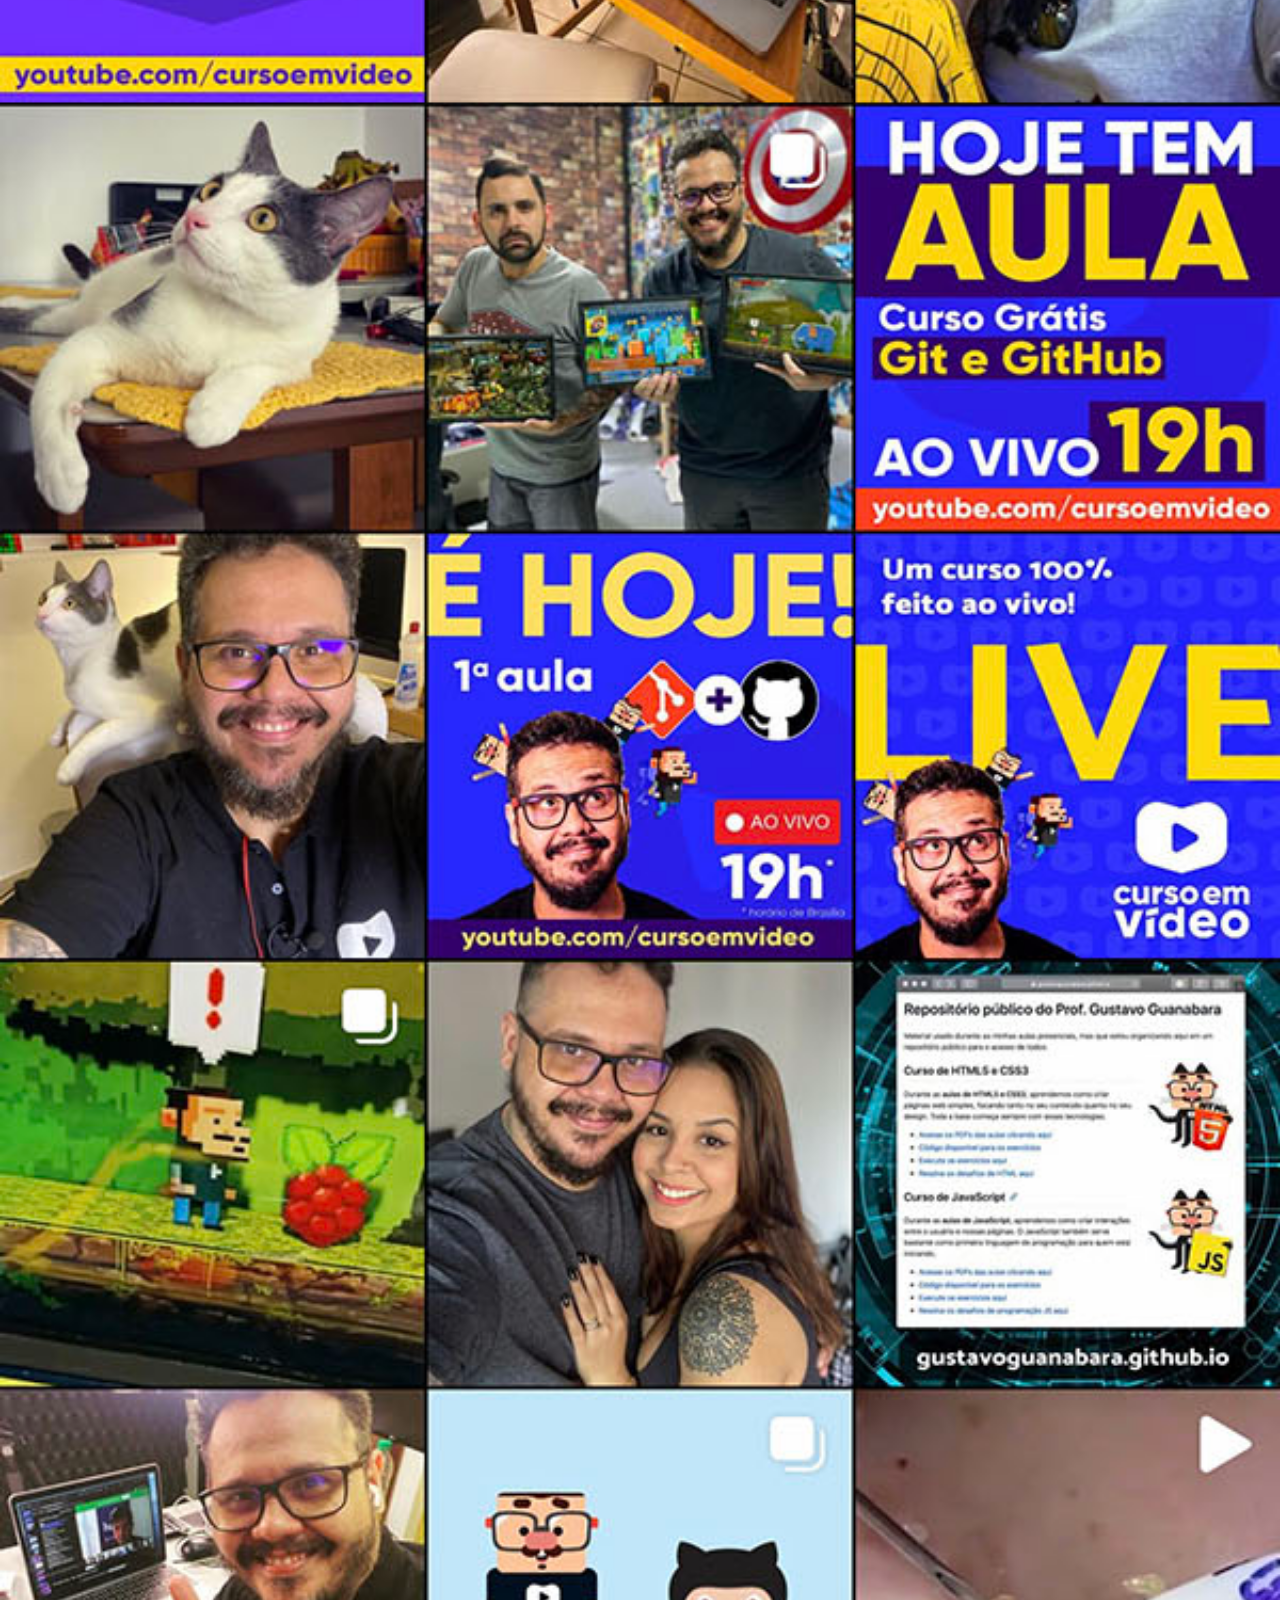
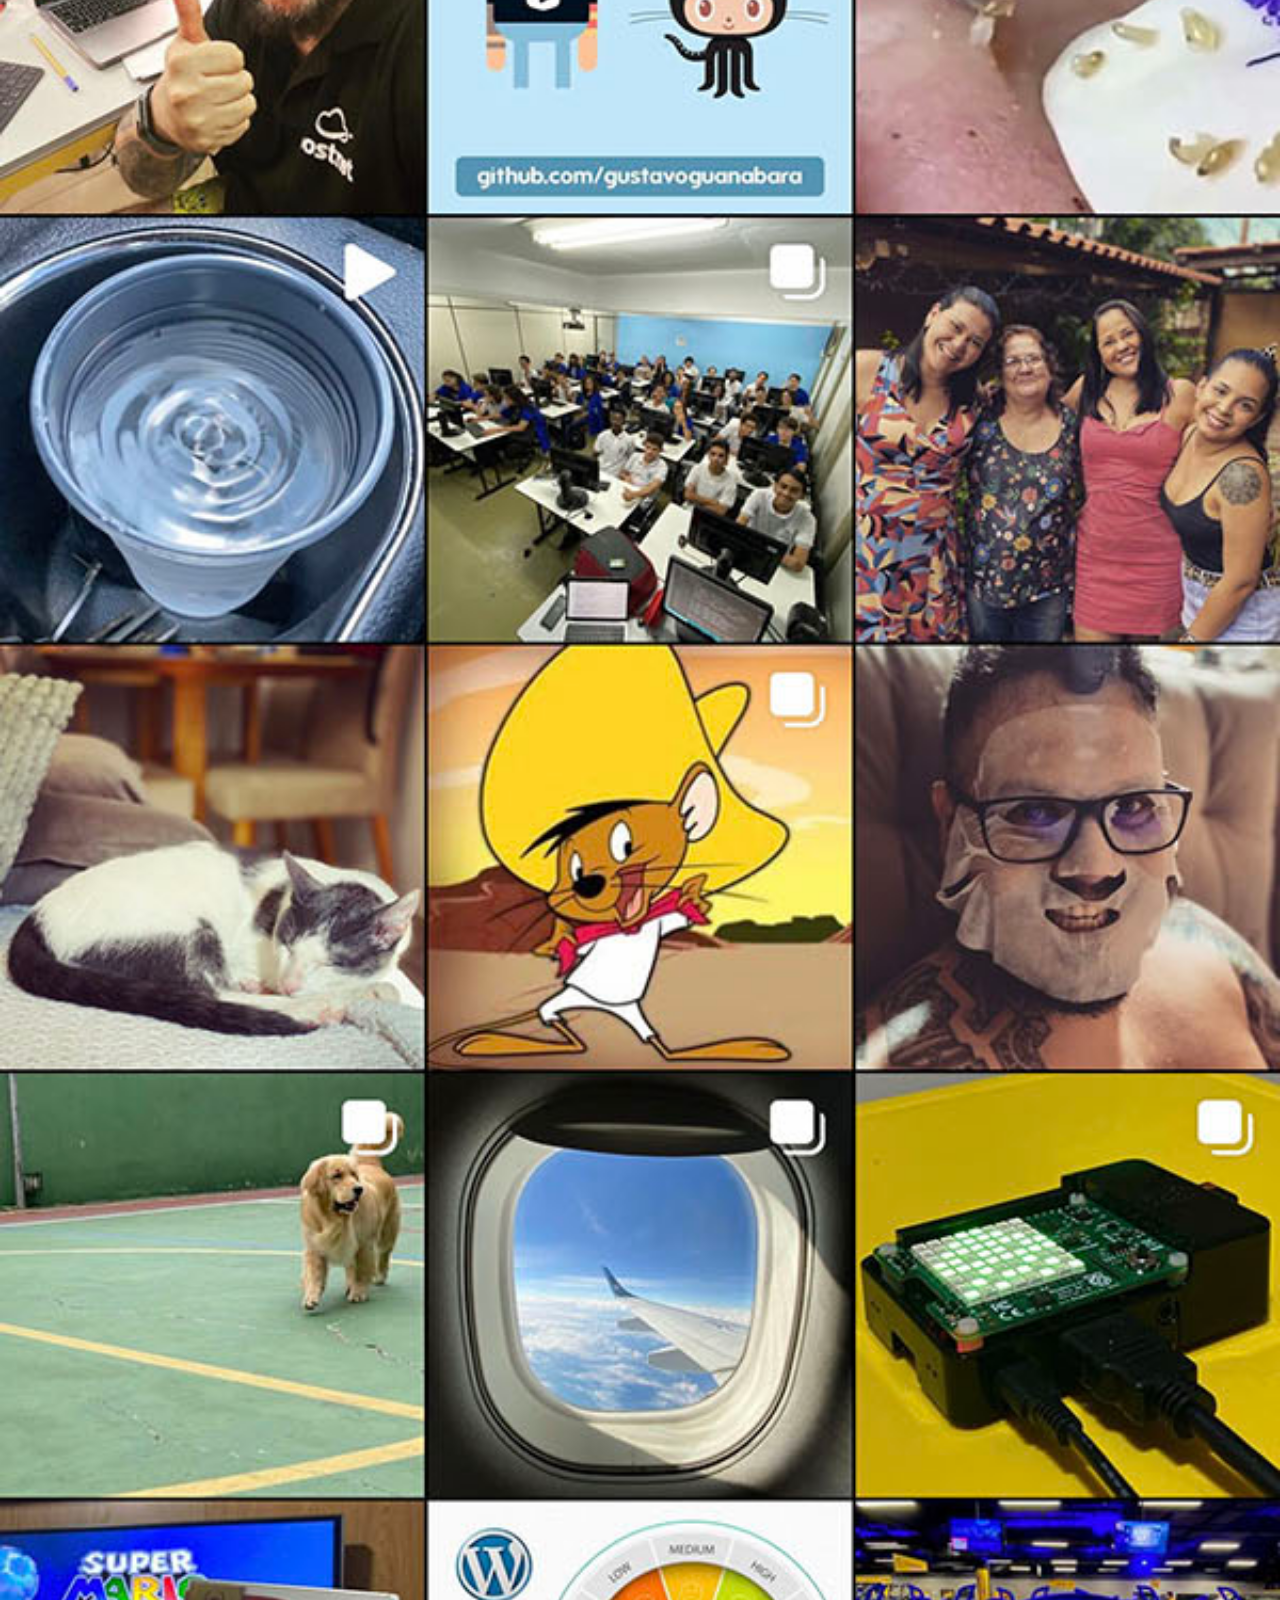
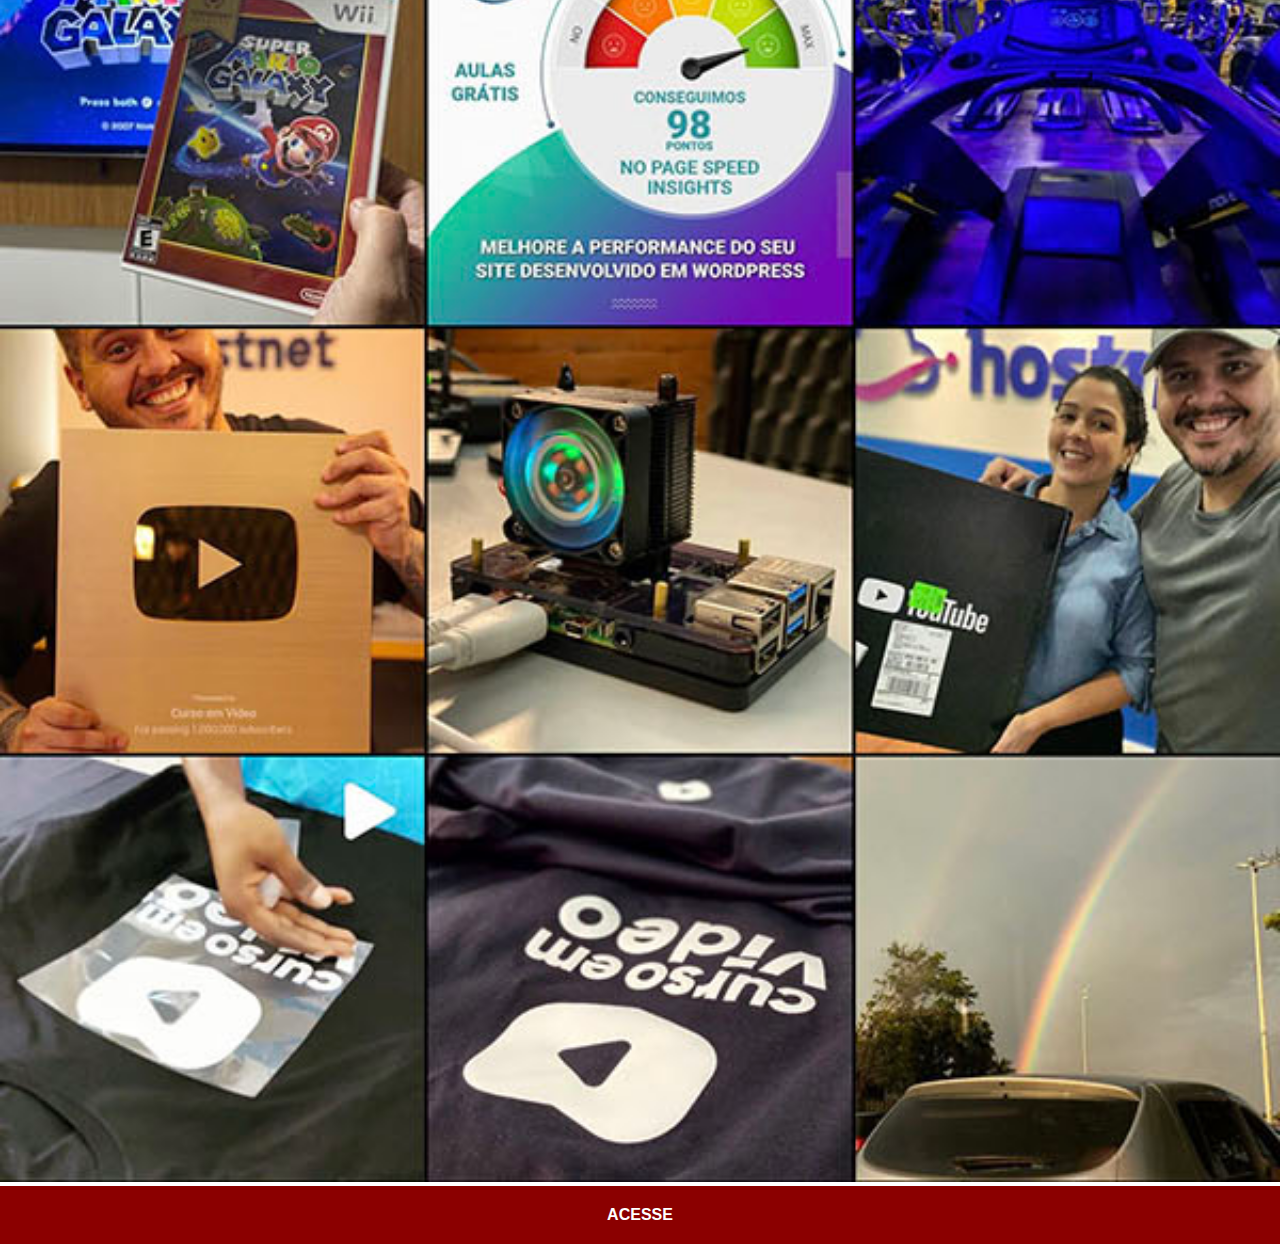
<file: pages/instagra.html>
<!DOCTYPE html>
<html lang="pt-br">
<head>
    <meta charset="UTF-8">
    <meta name="viewport" content="width=device-width, initial-scale=1.0">
    <link rel="stylesheet" href="../styles/social.css">
    <title>Instagram</title>
</head>
<body>
    <img src="../images/tela-instagram.jpg" alt="Instagram">
    <a href="https://www.instagram.com/" target="_blank">ACESSE</a>
</body>
</html>
</file>
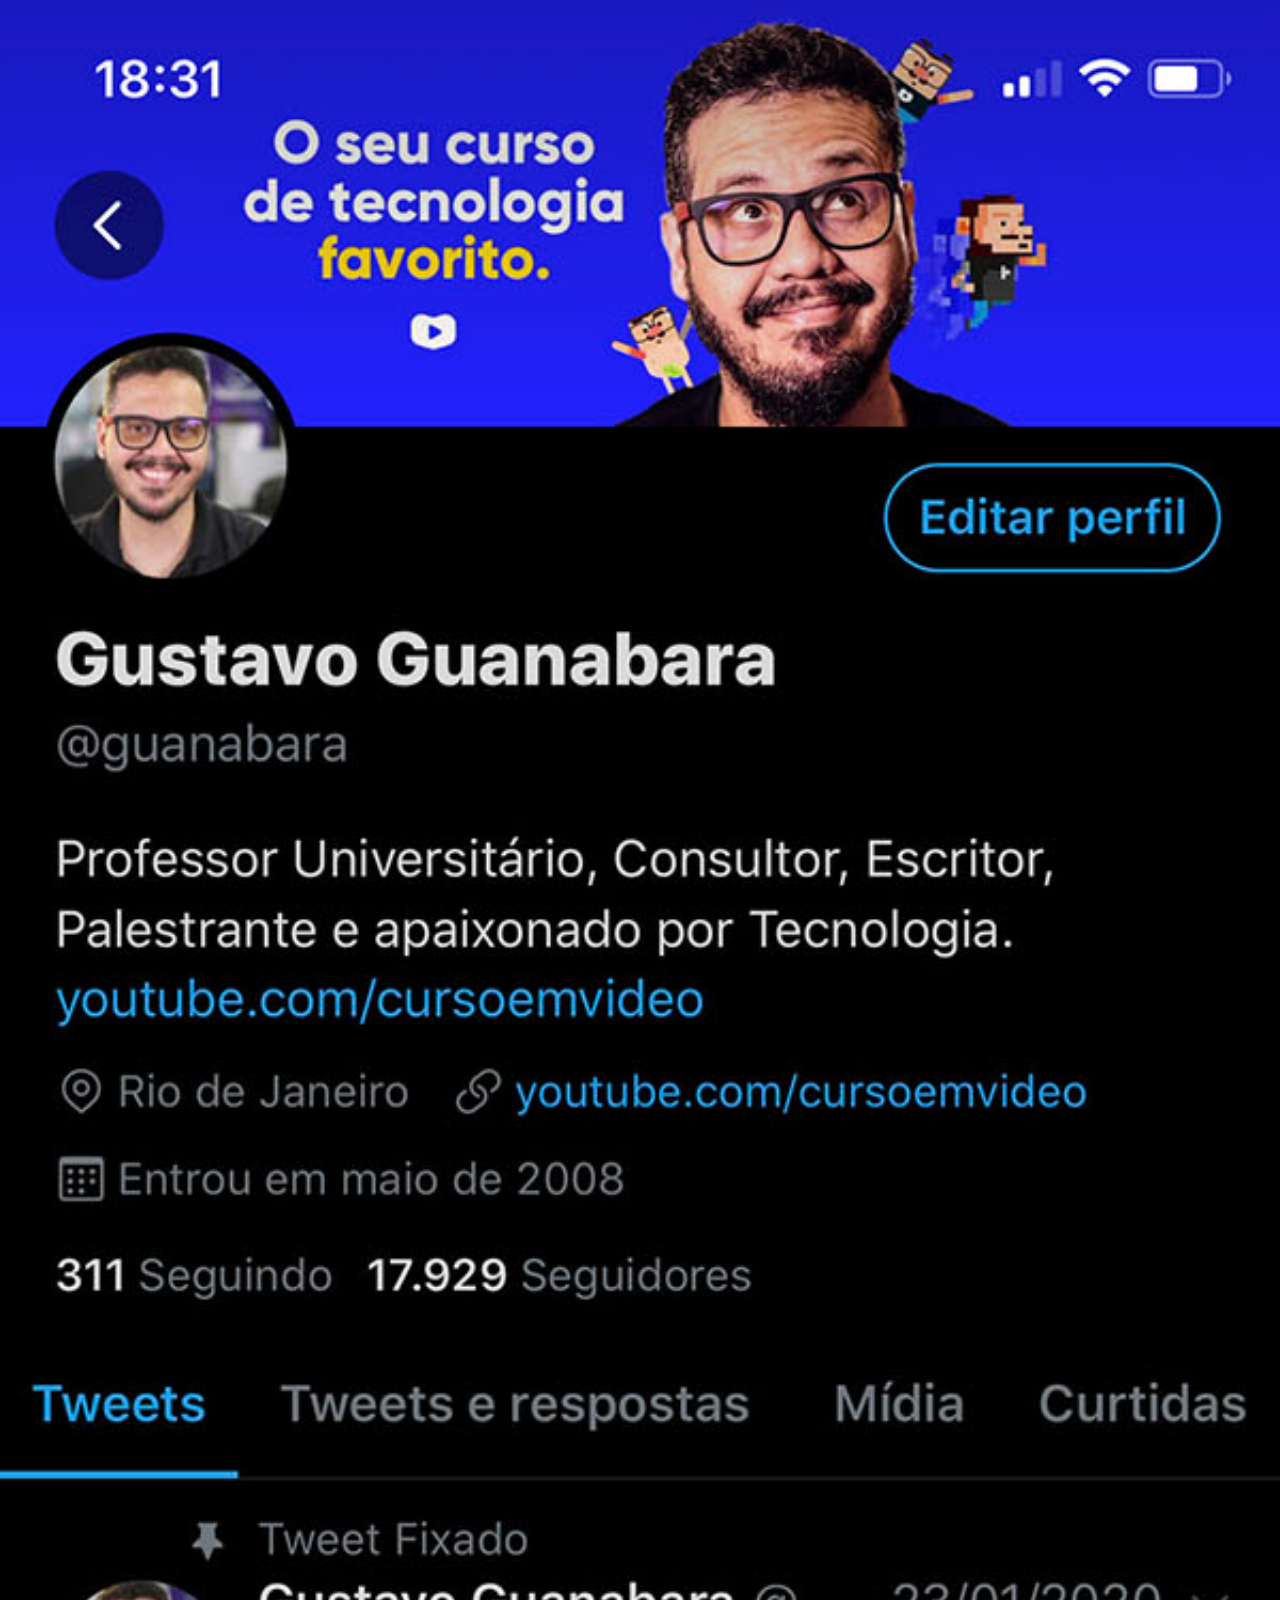
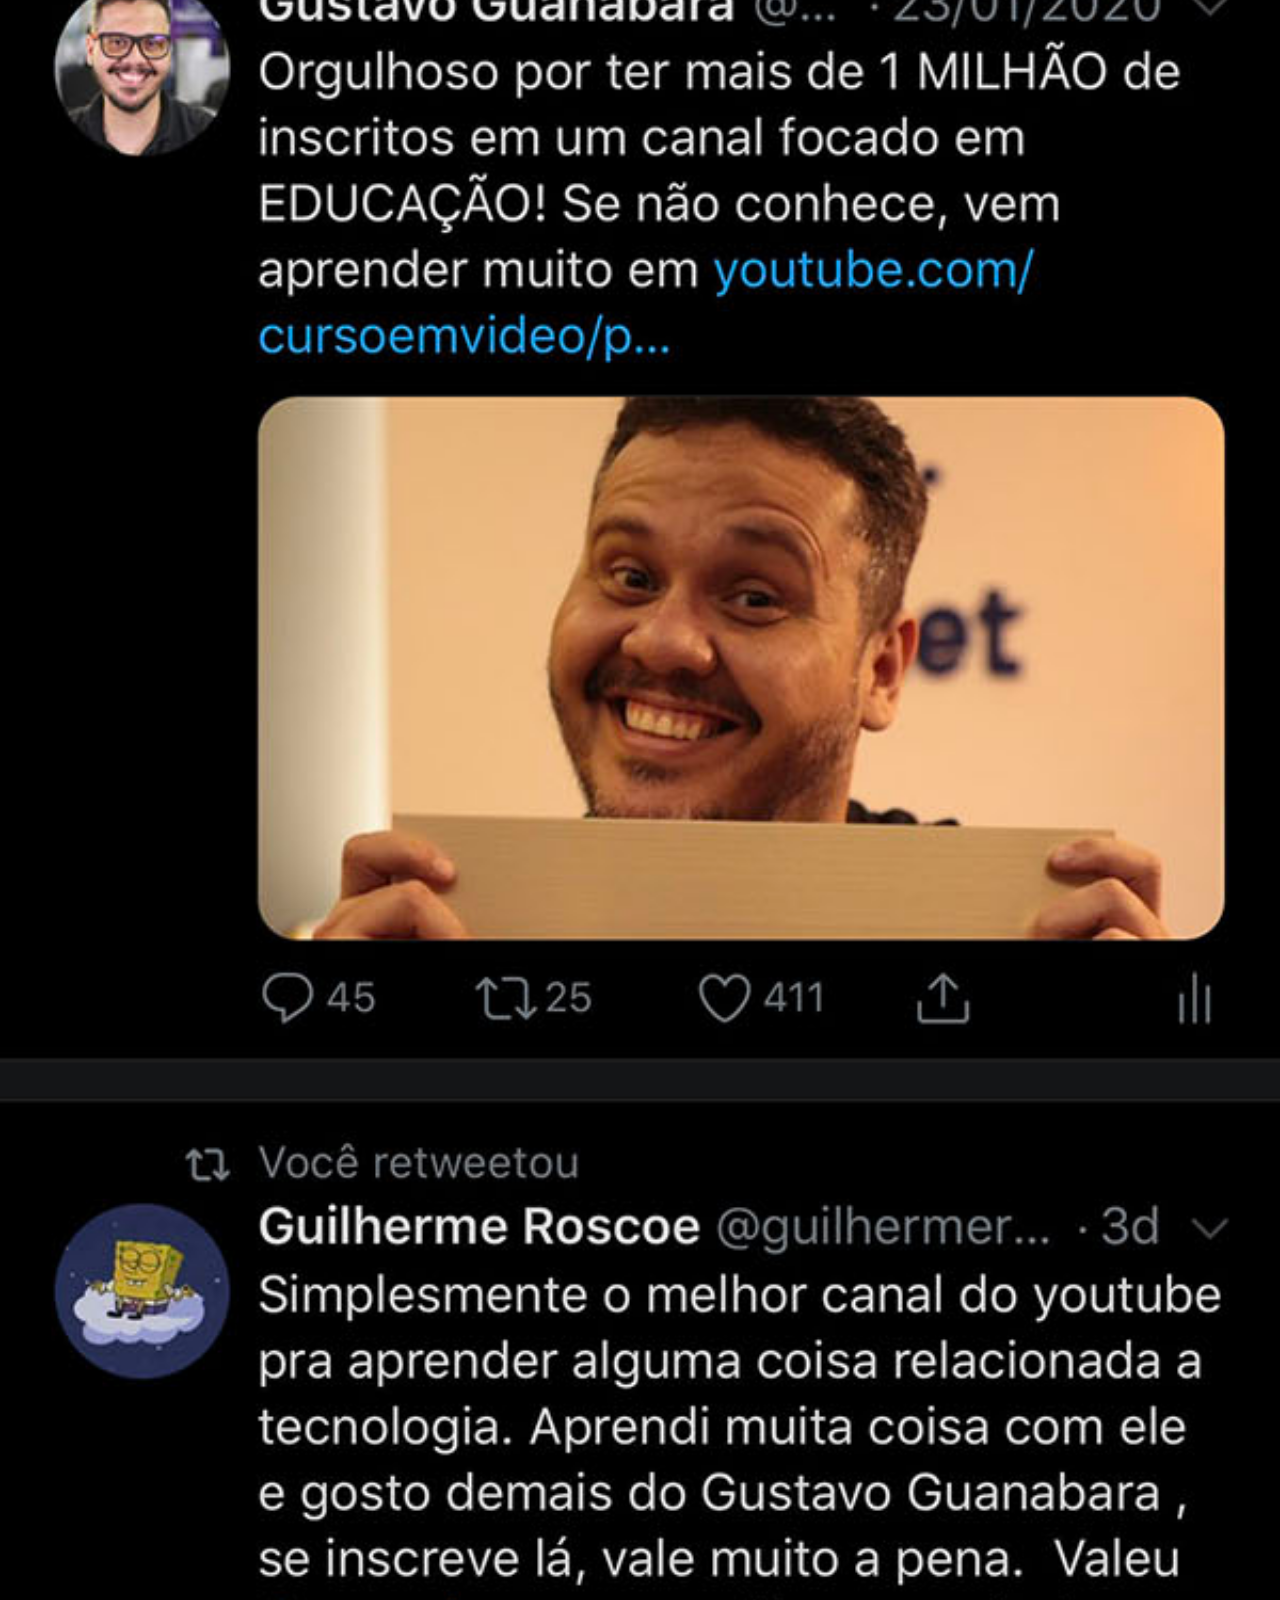
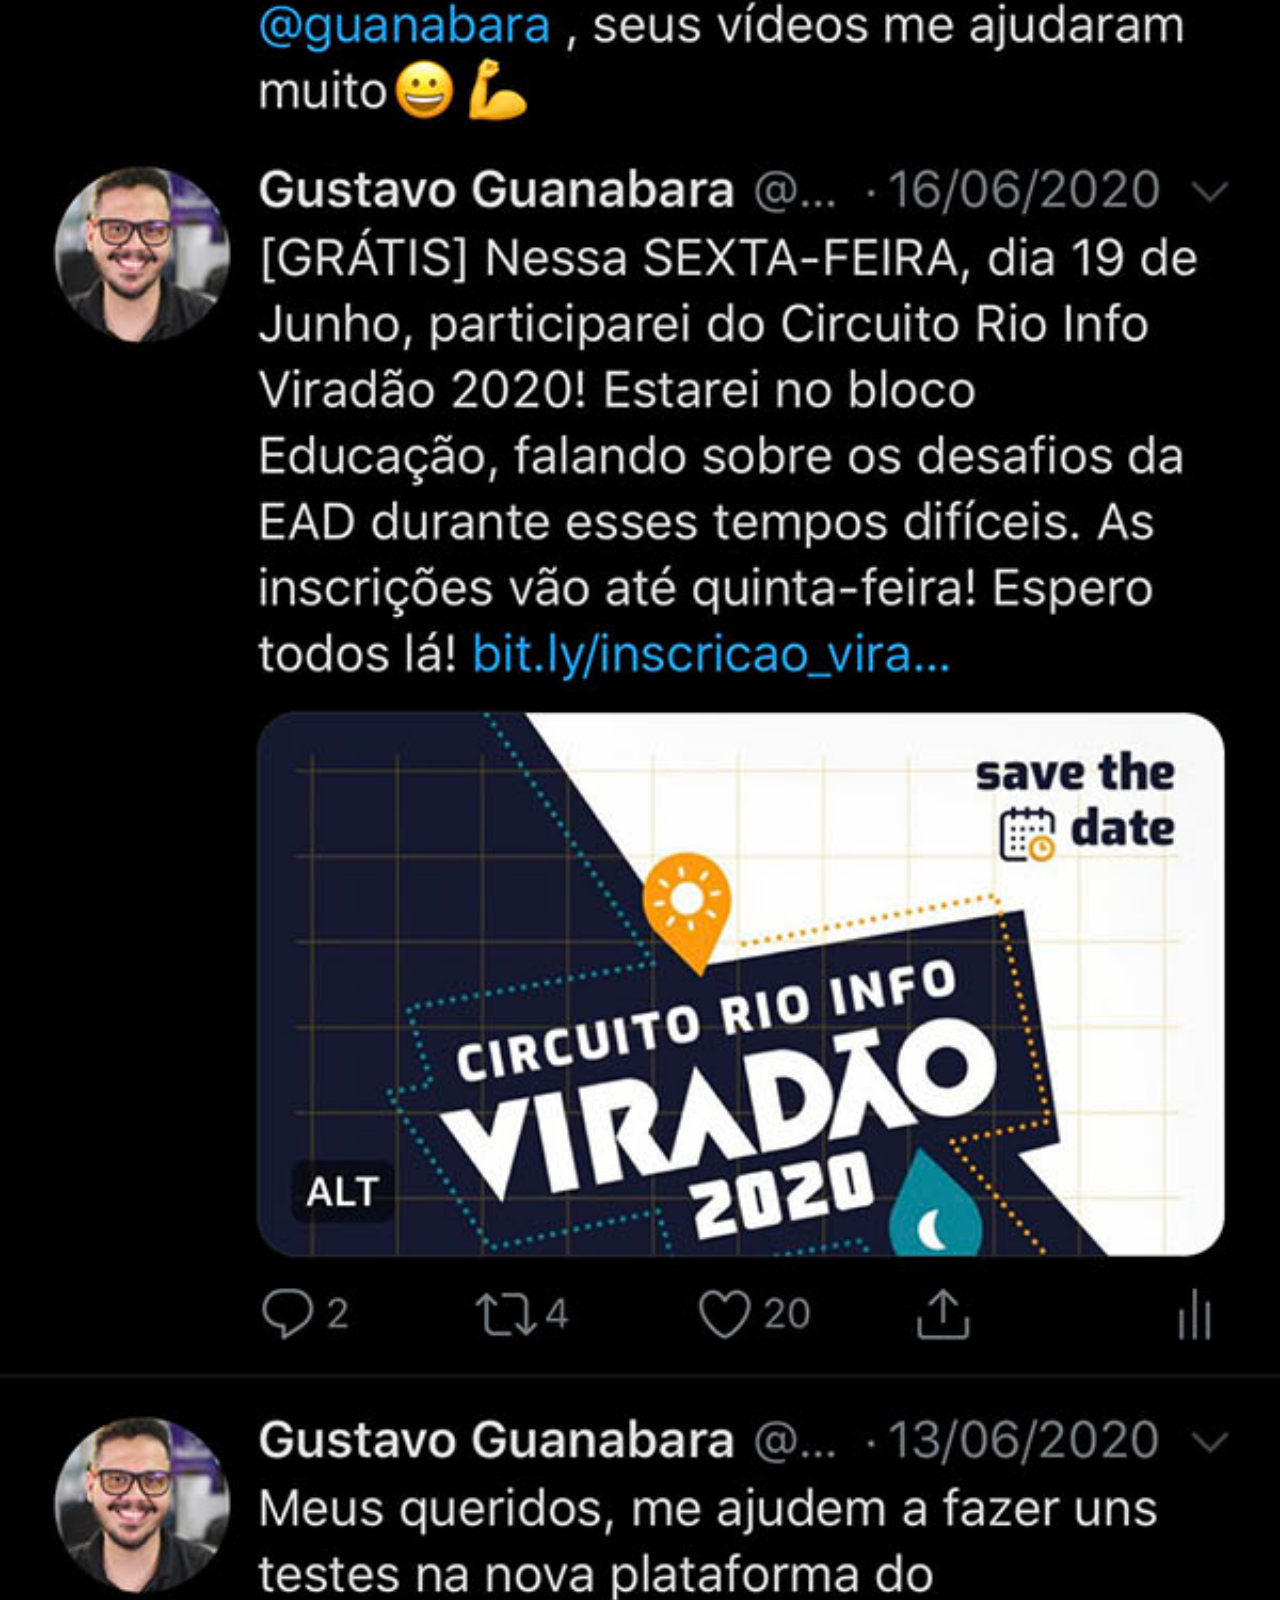
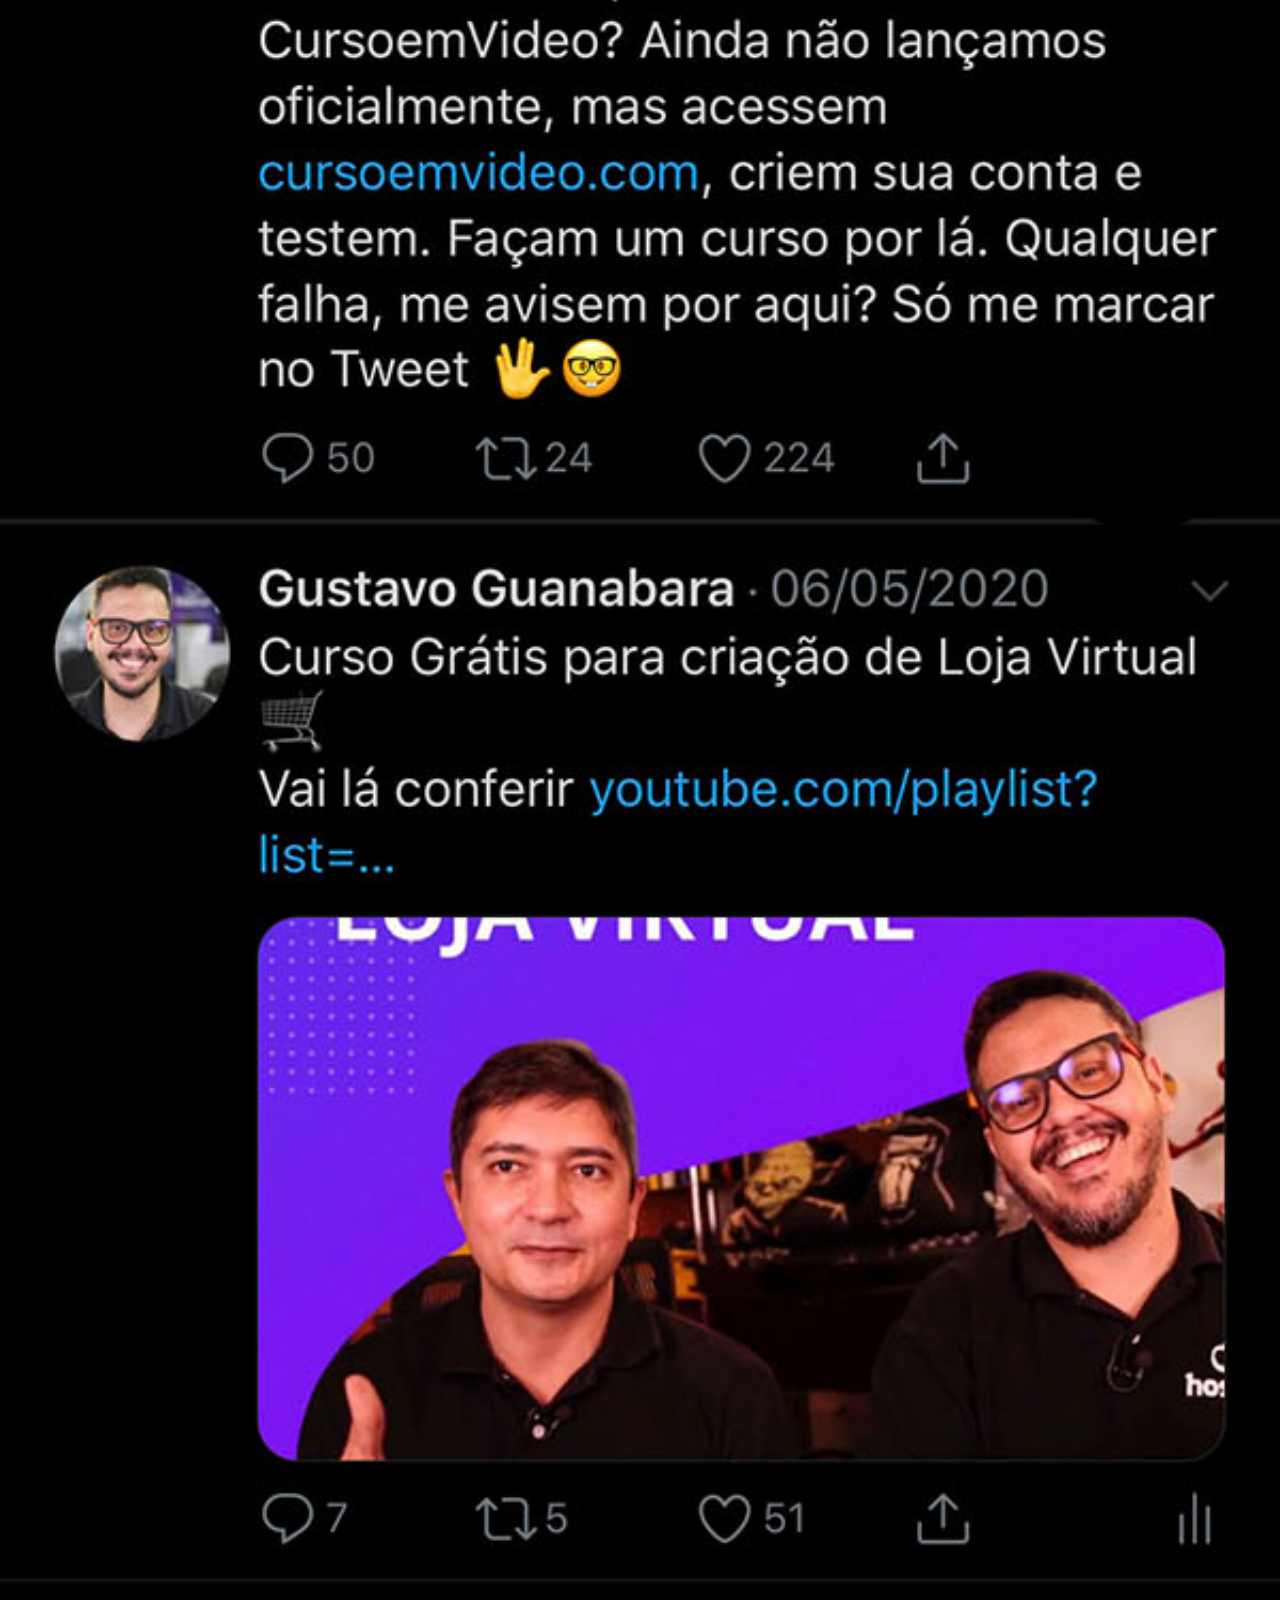
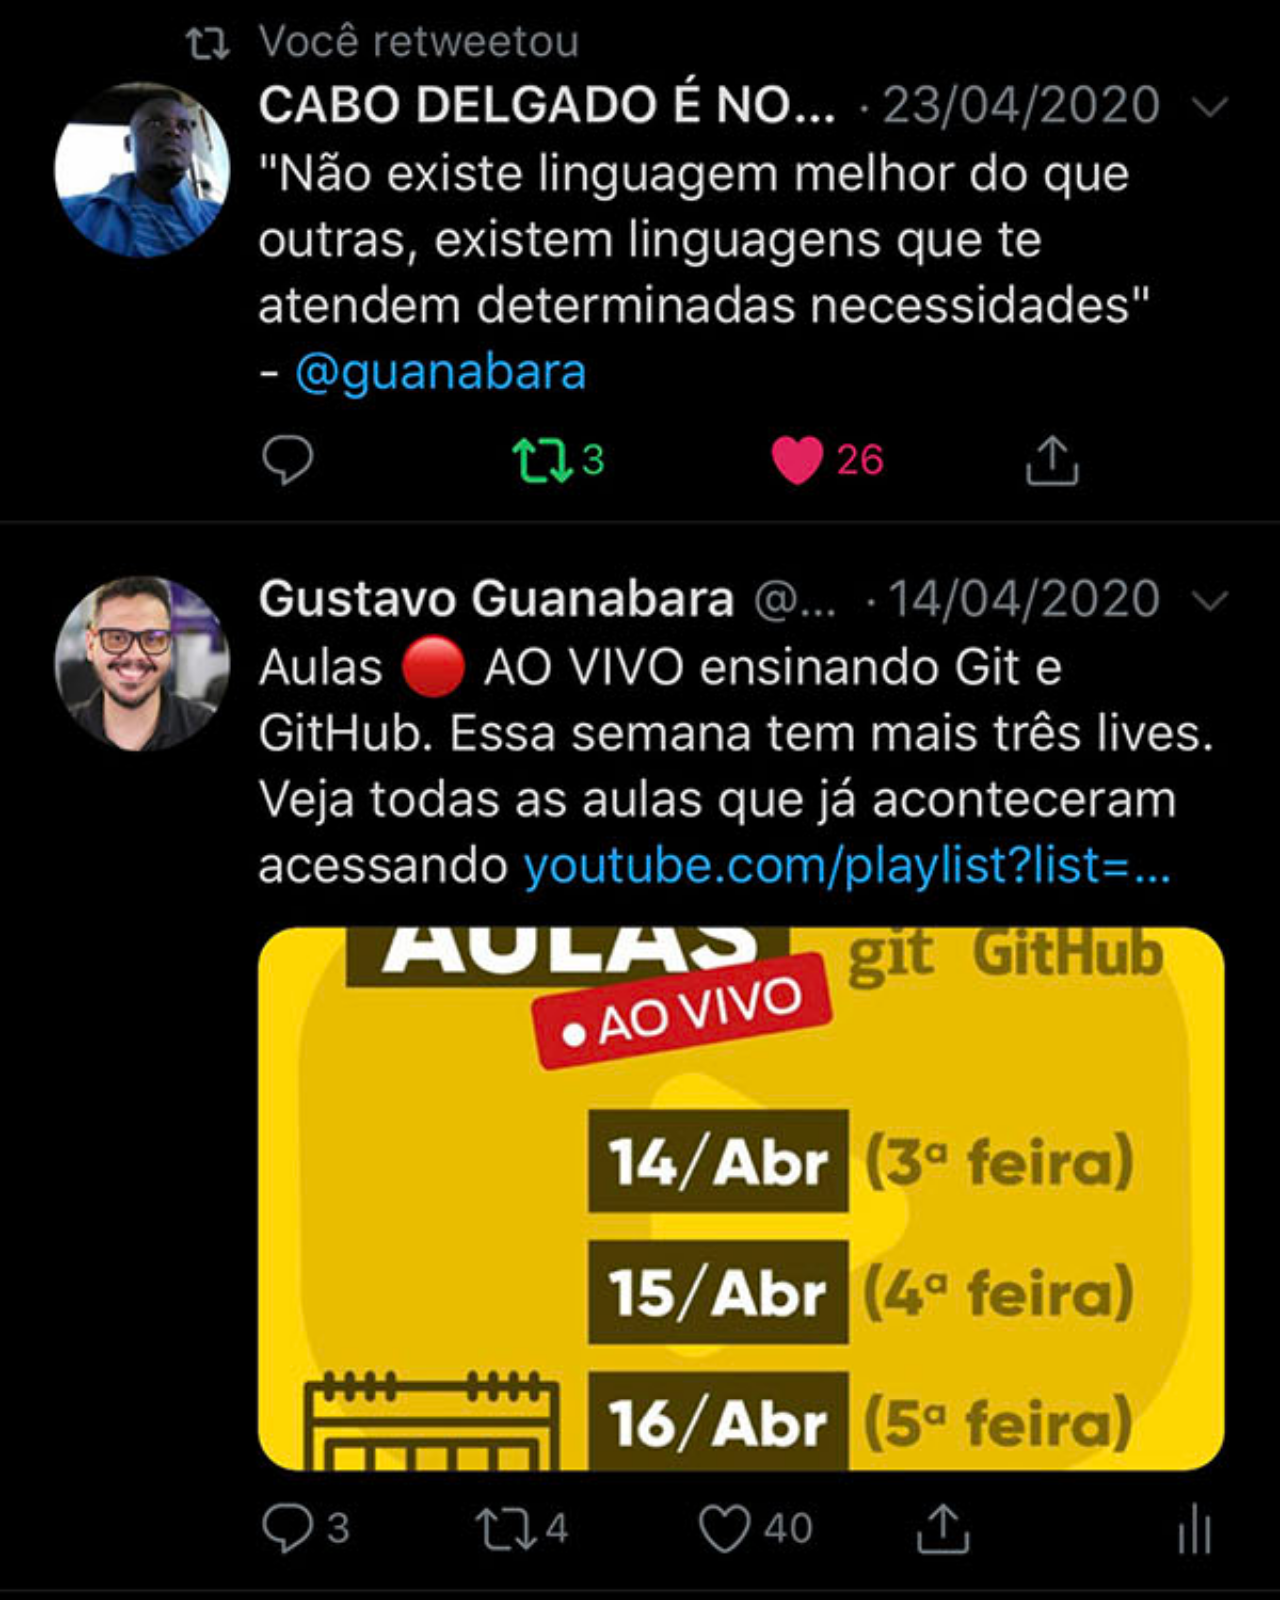
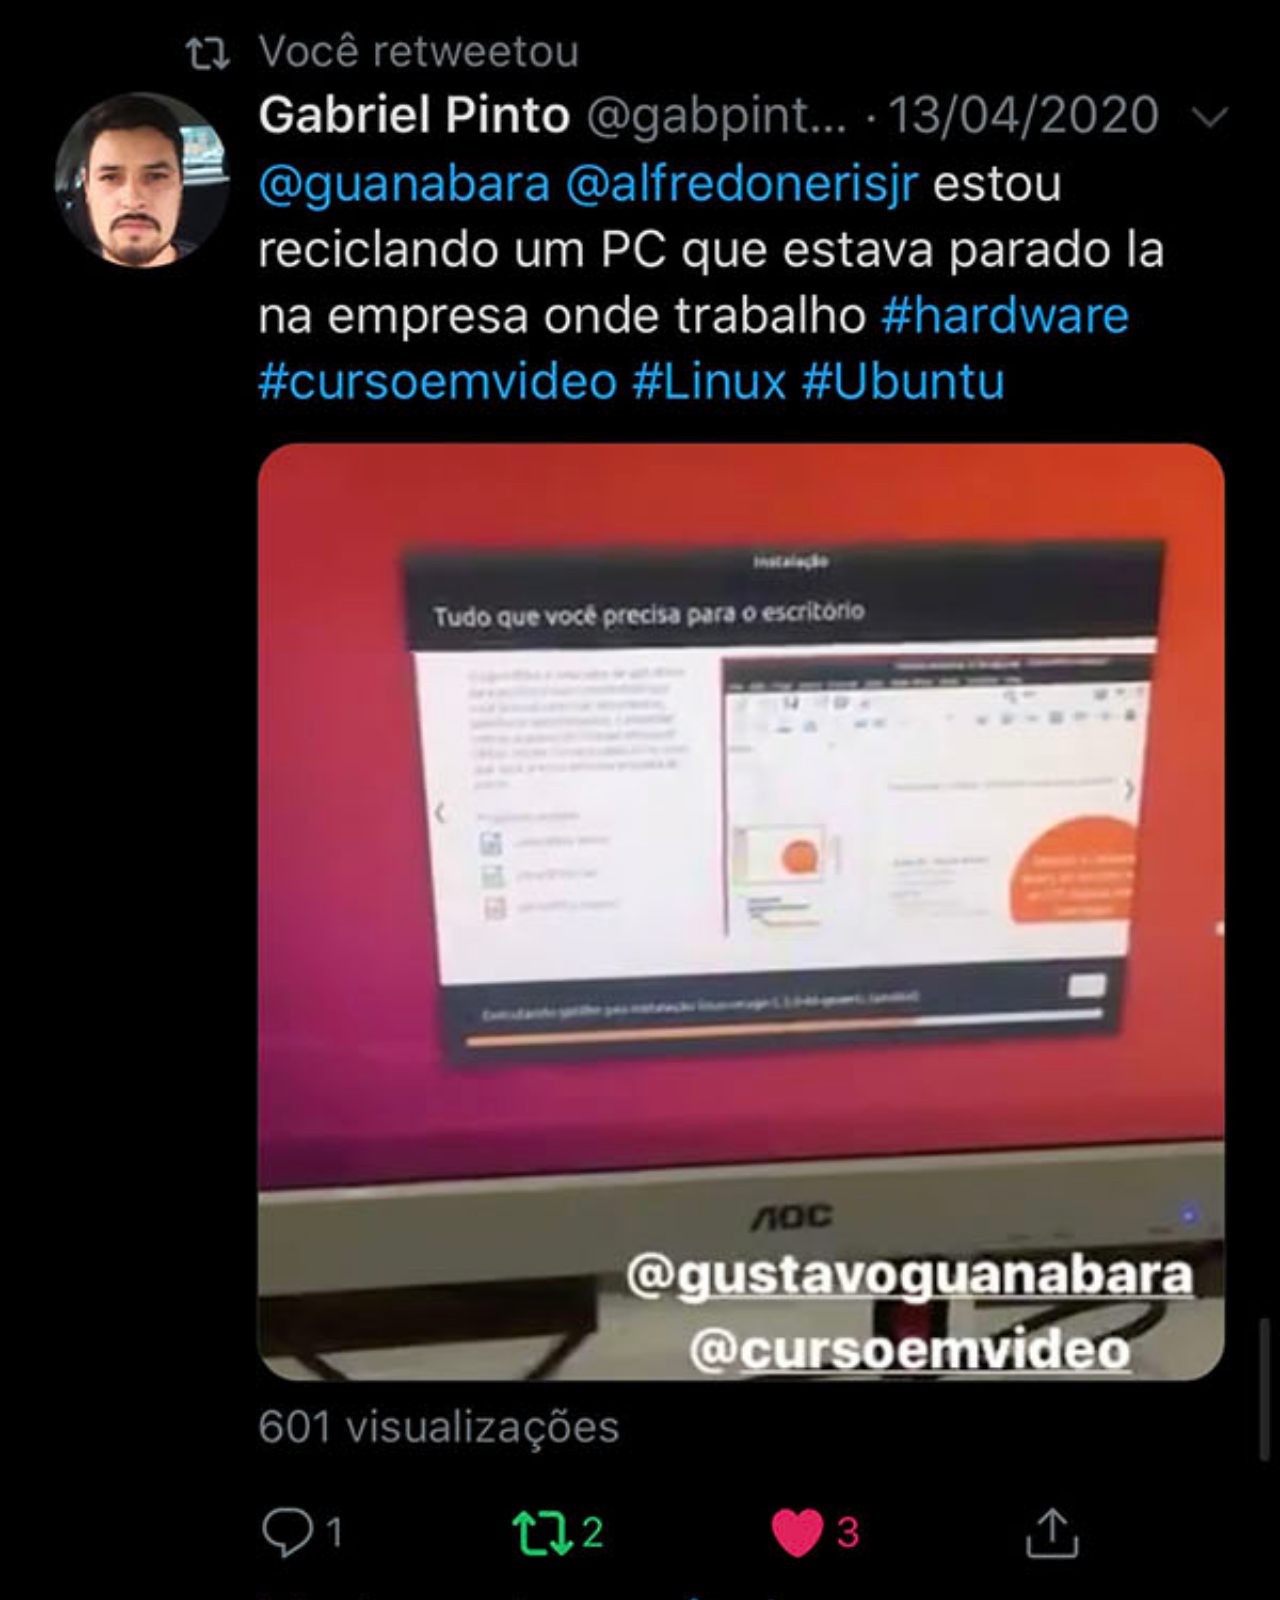
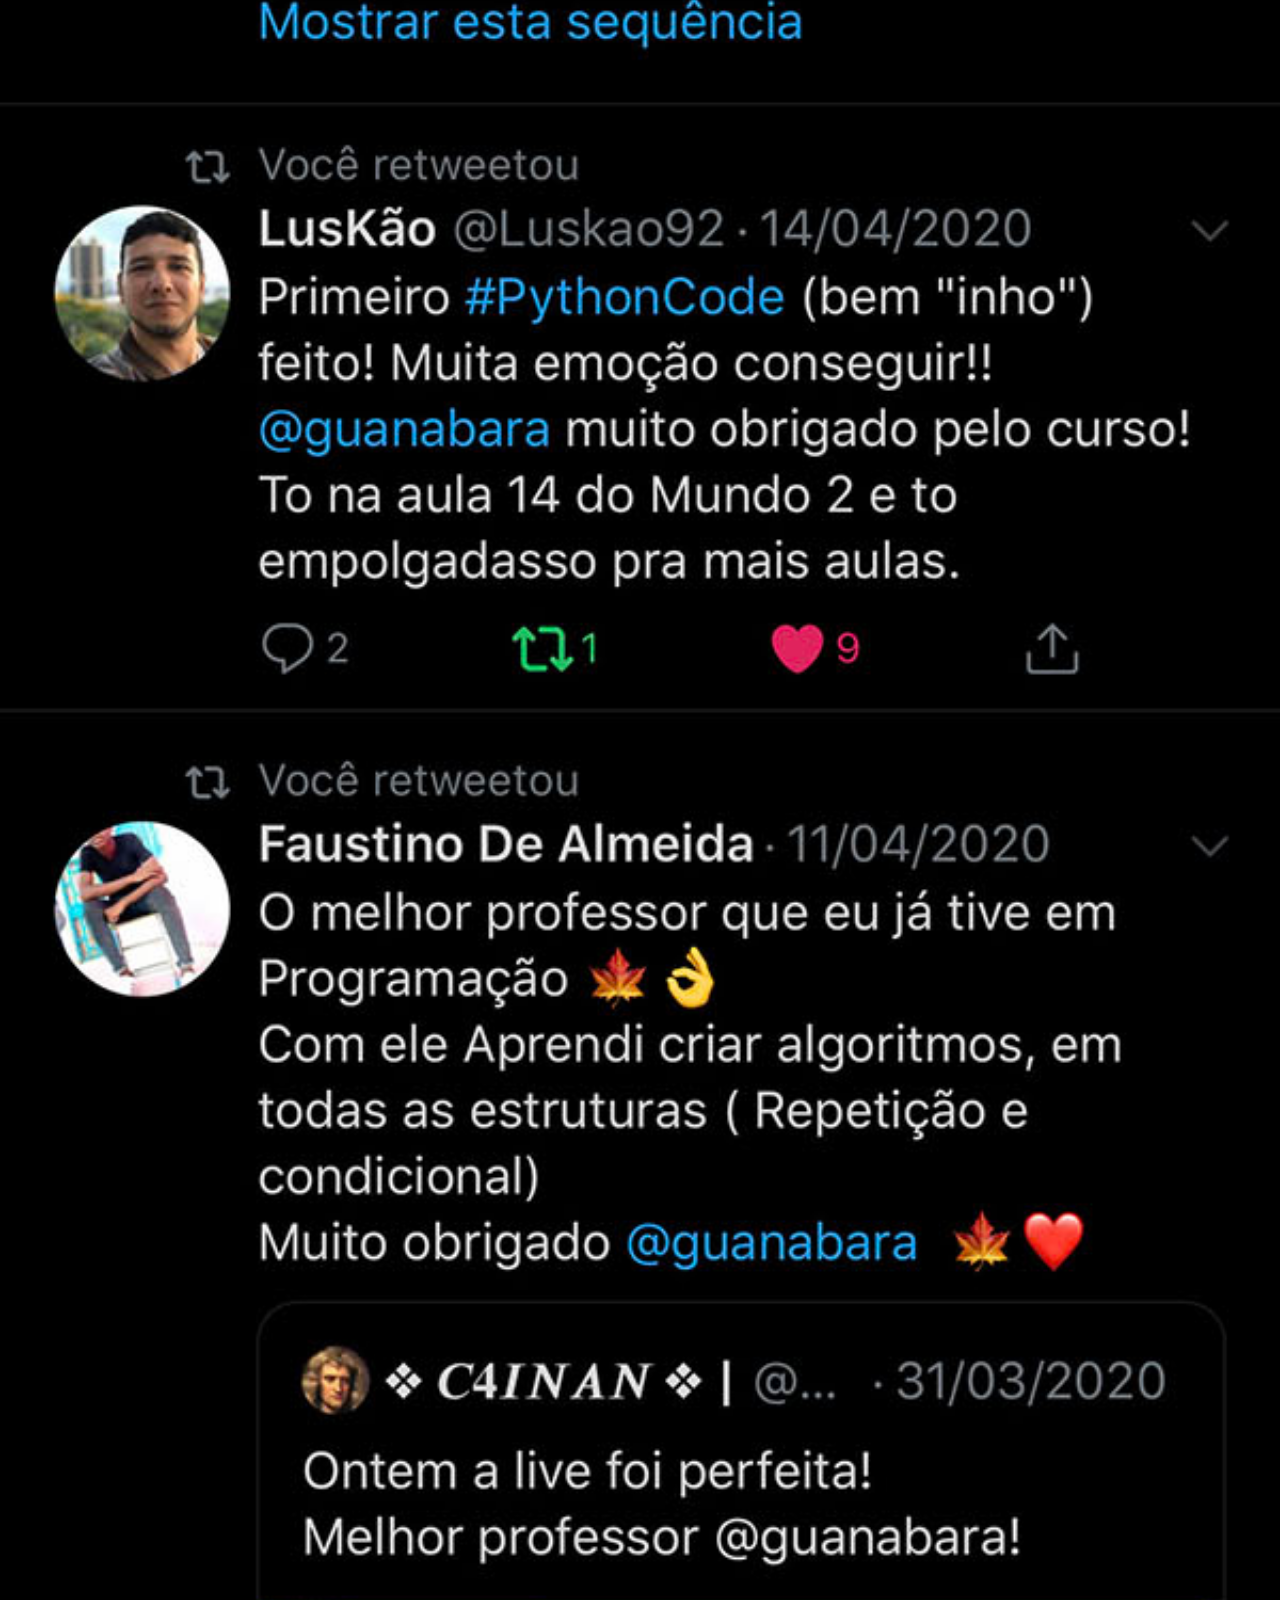
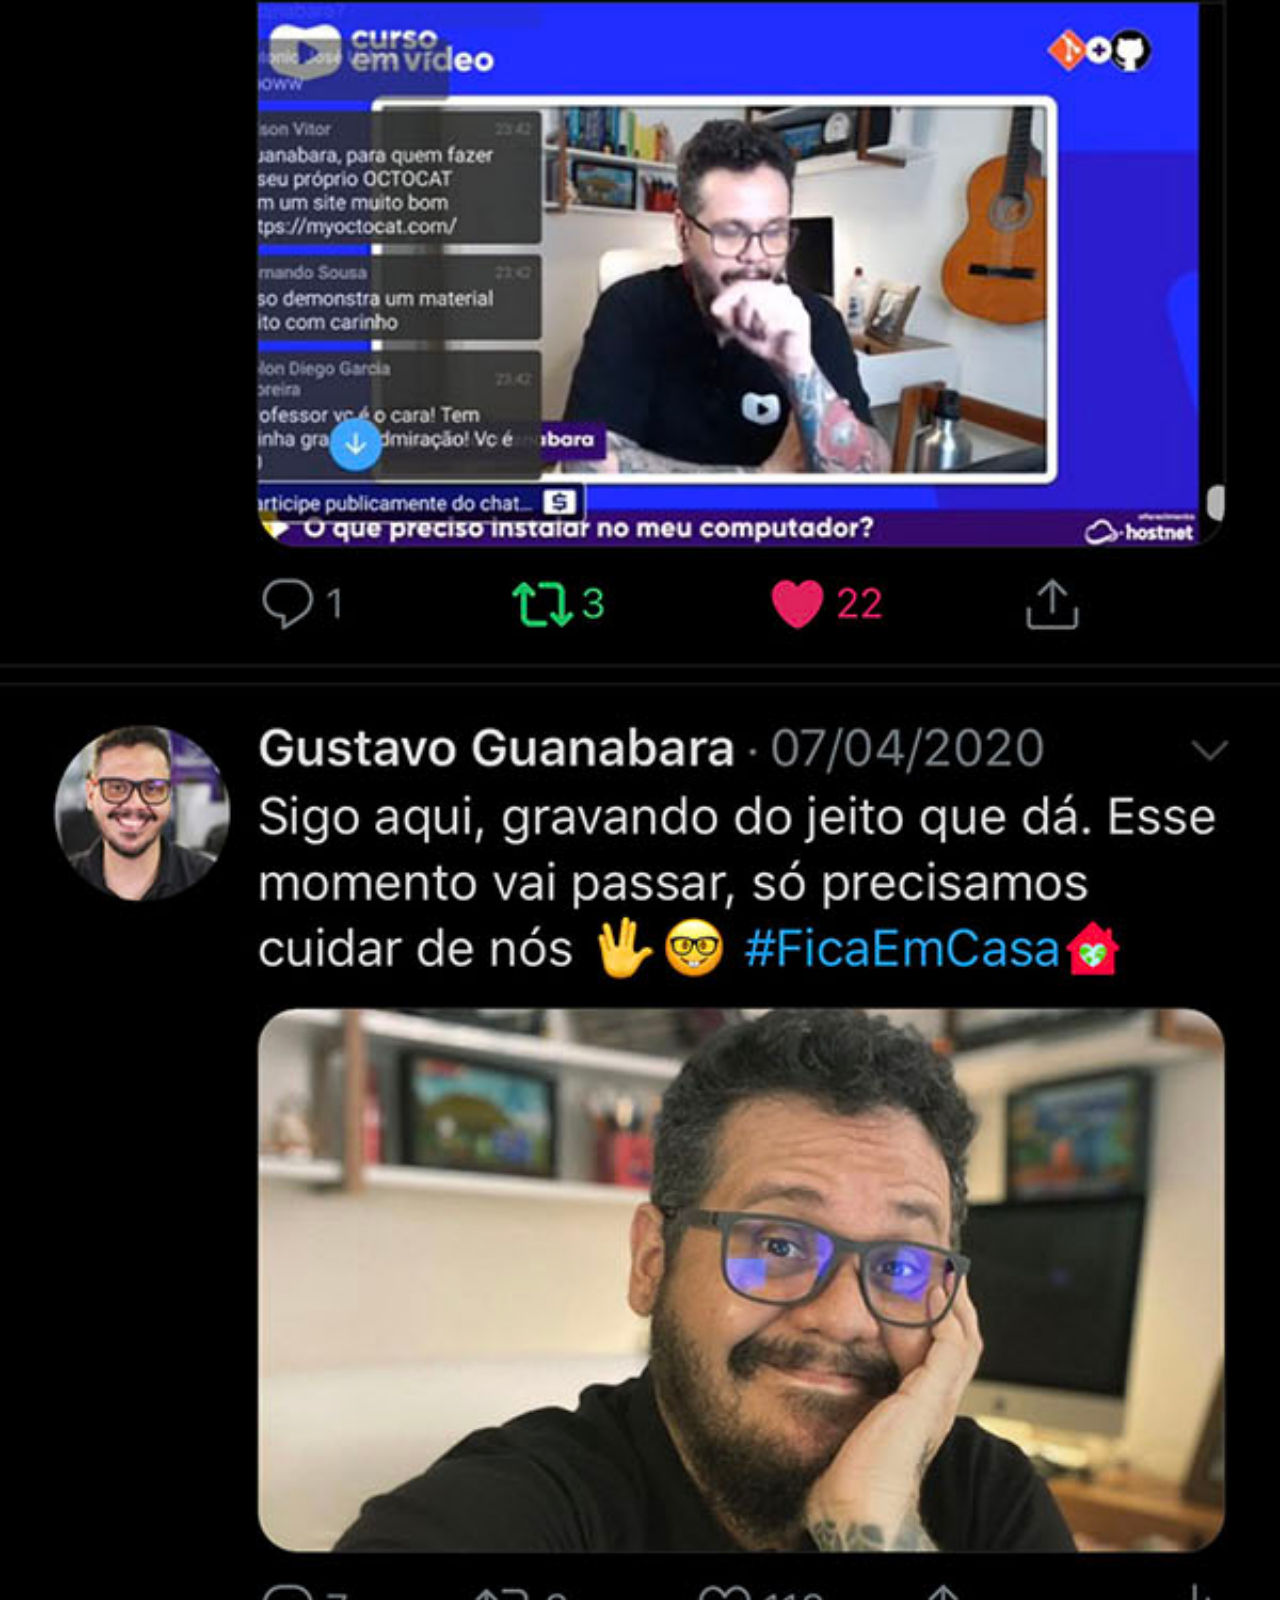
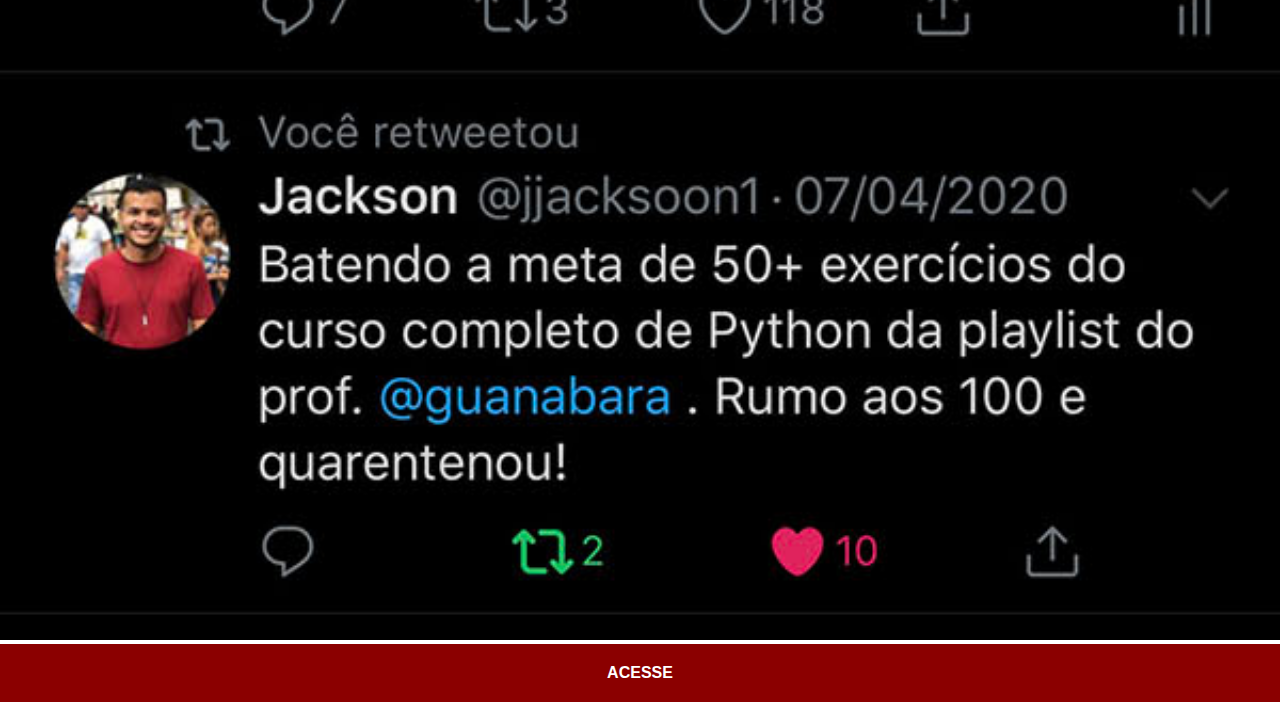
<file: pages/twitter.html>
<!DOCTYPE html>
<html lang="pt-br">
<head>
    <meta charset="UTF-8">
    <meta name="viewport" content="width=device-width, initial-scale=1.0">
    <link rel="stylesheet" href="../styles/social.css">
    <title>Twitter</title>
</head>
<body>
    <img src="../images/tela-twitter.jpg" alt="Twitter">
    <a href="https://twitter.com/" target="_blank">ACESSE</a>
</body>
</html>
</file>
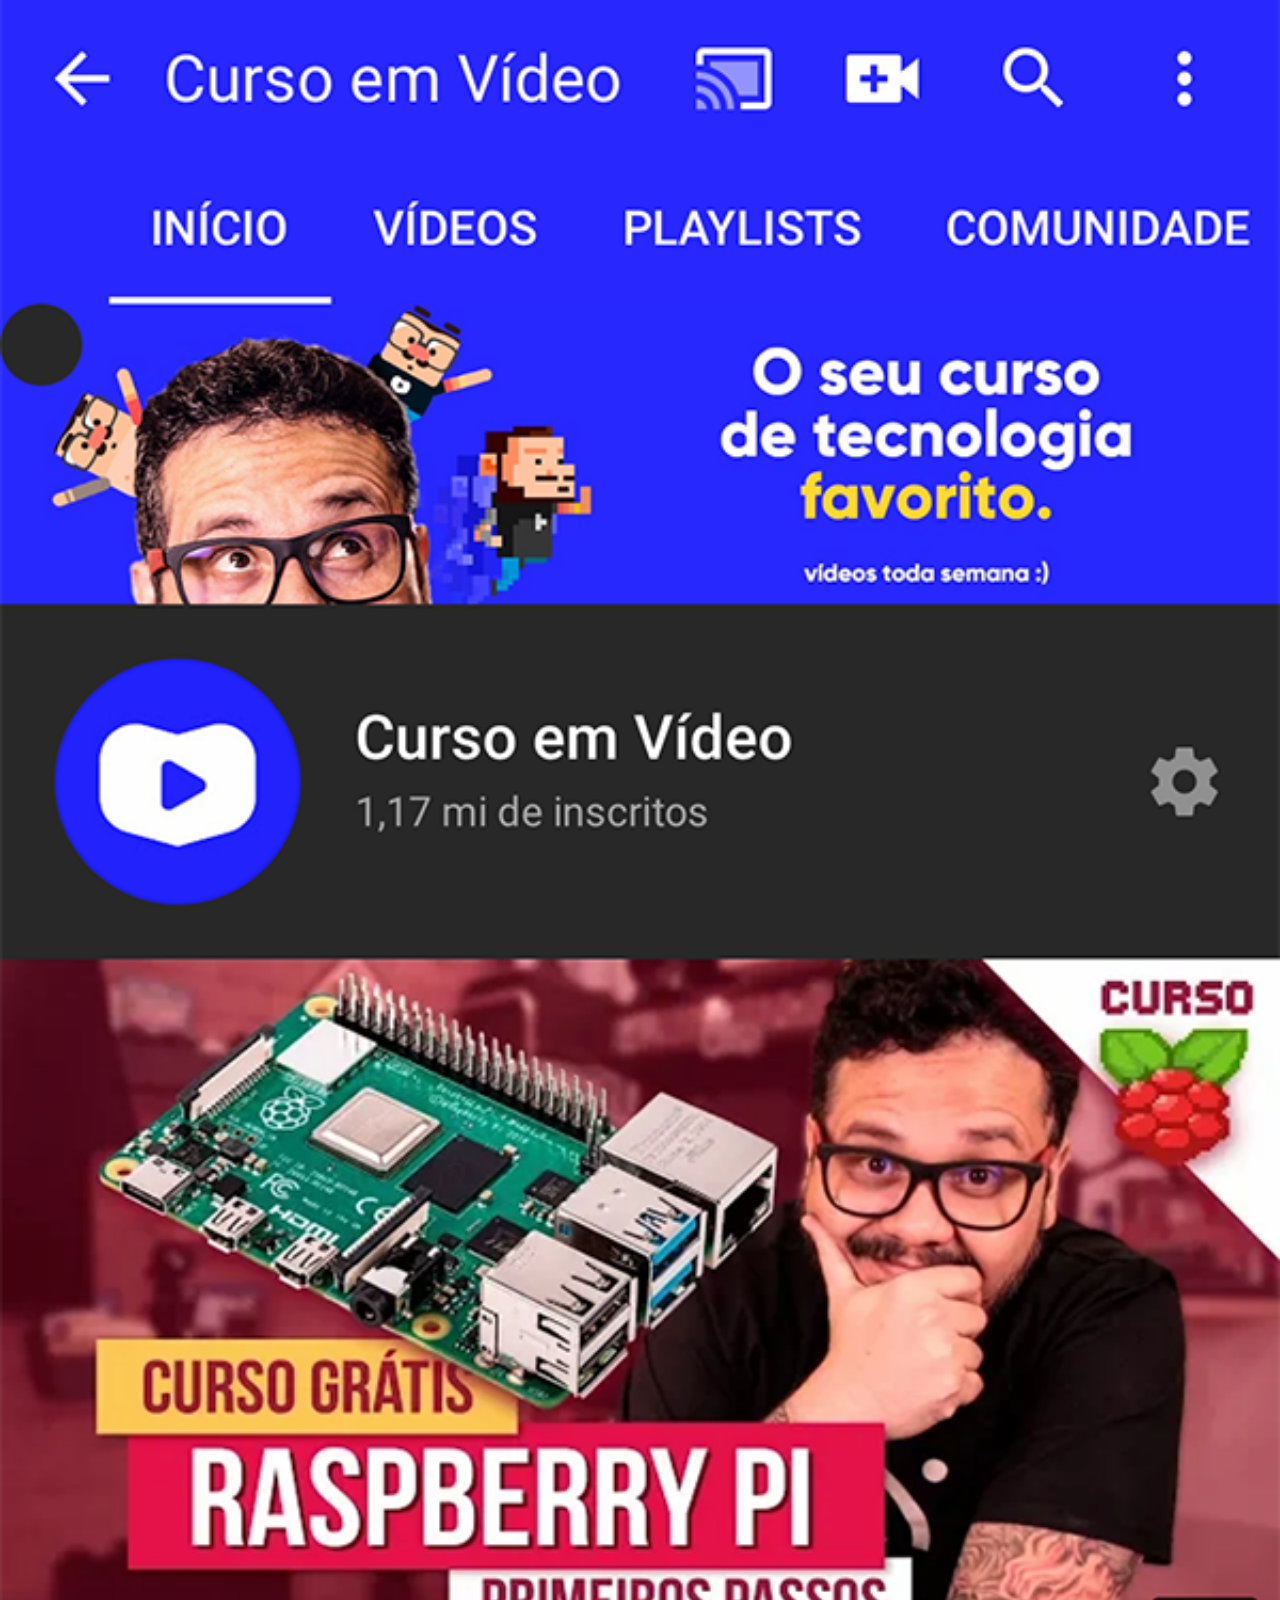
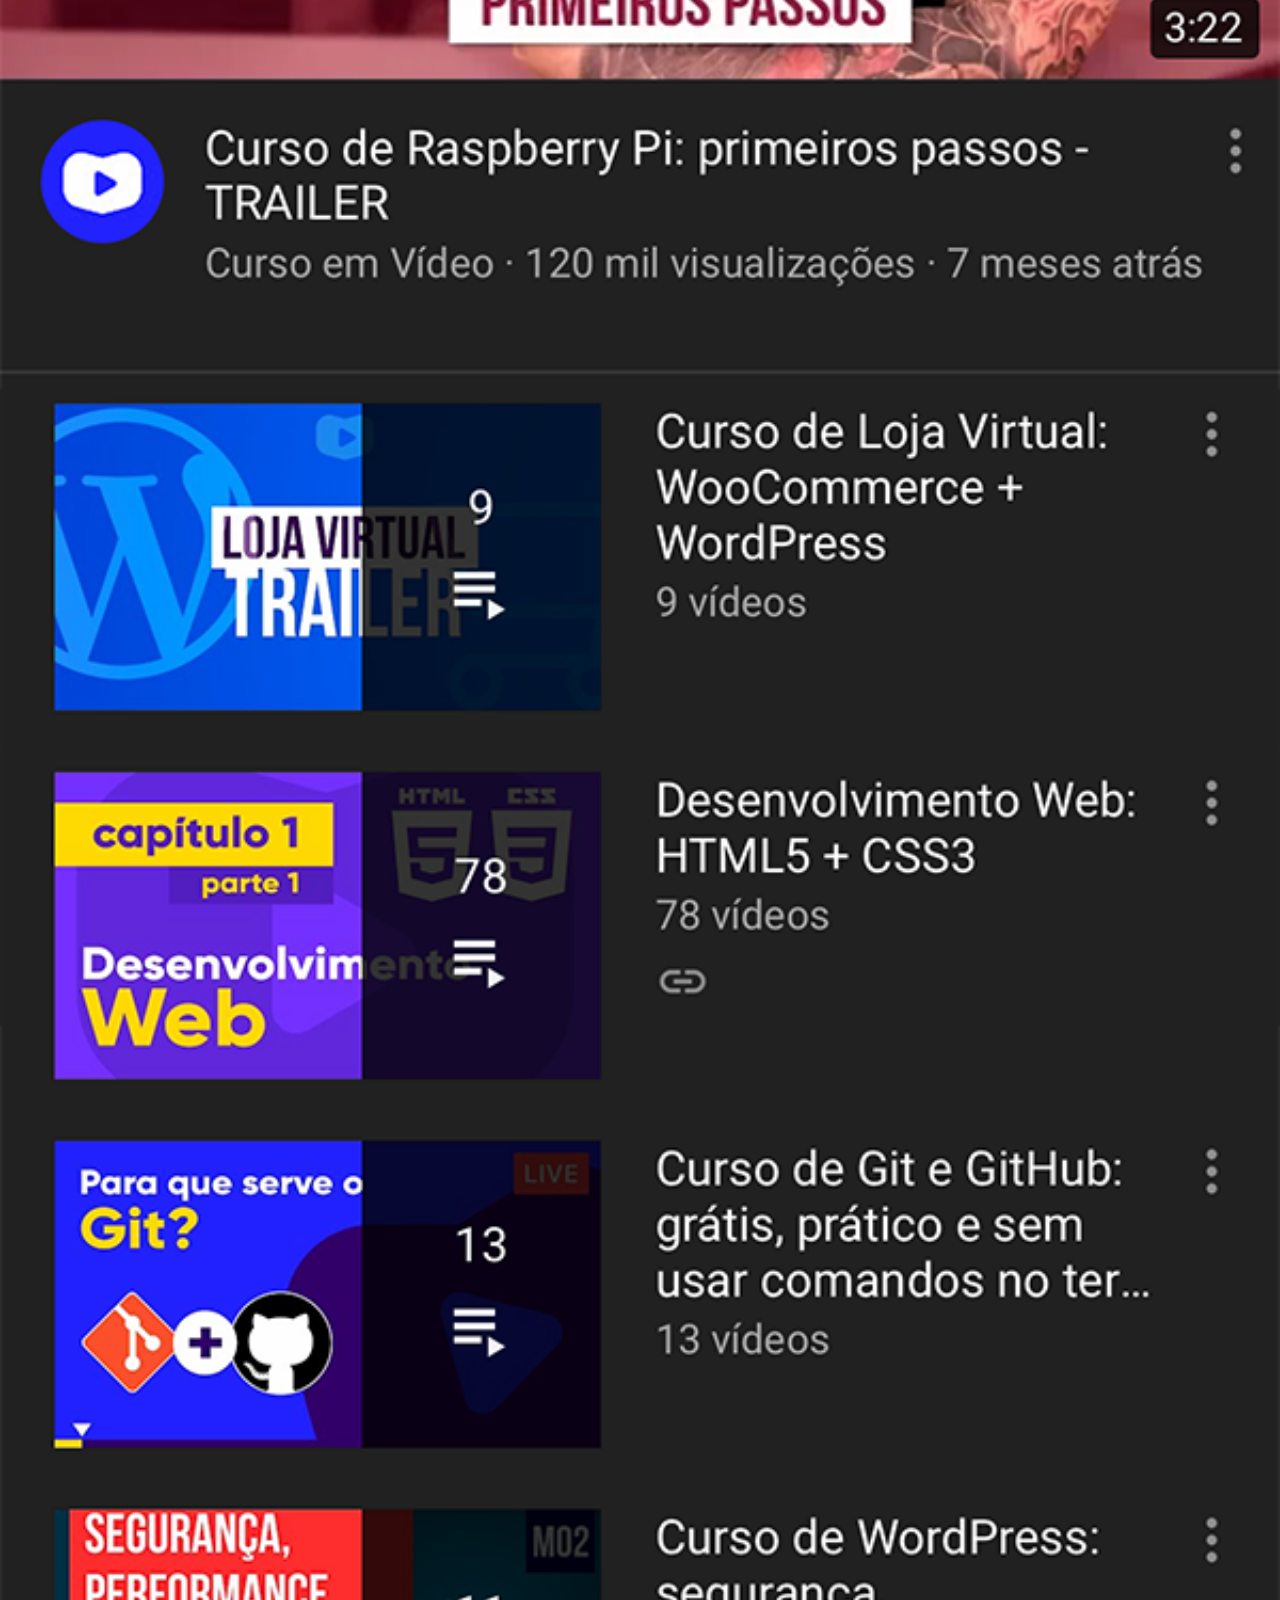
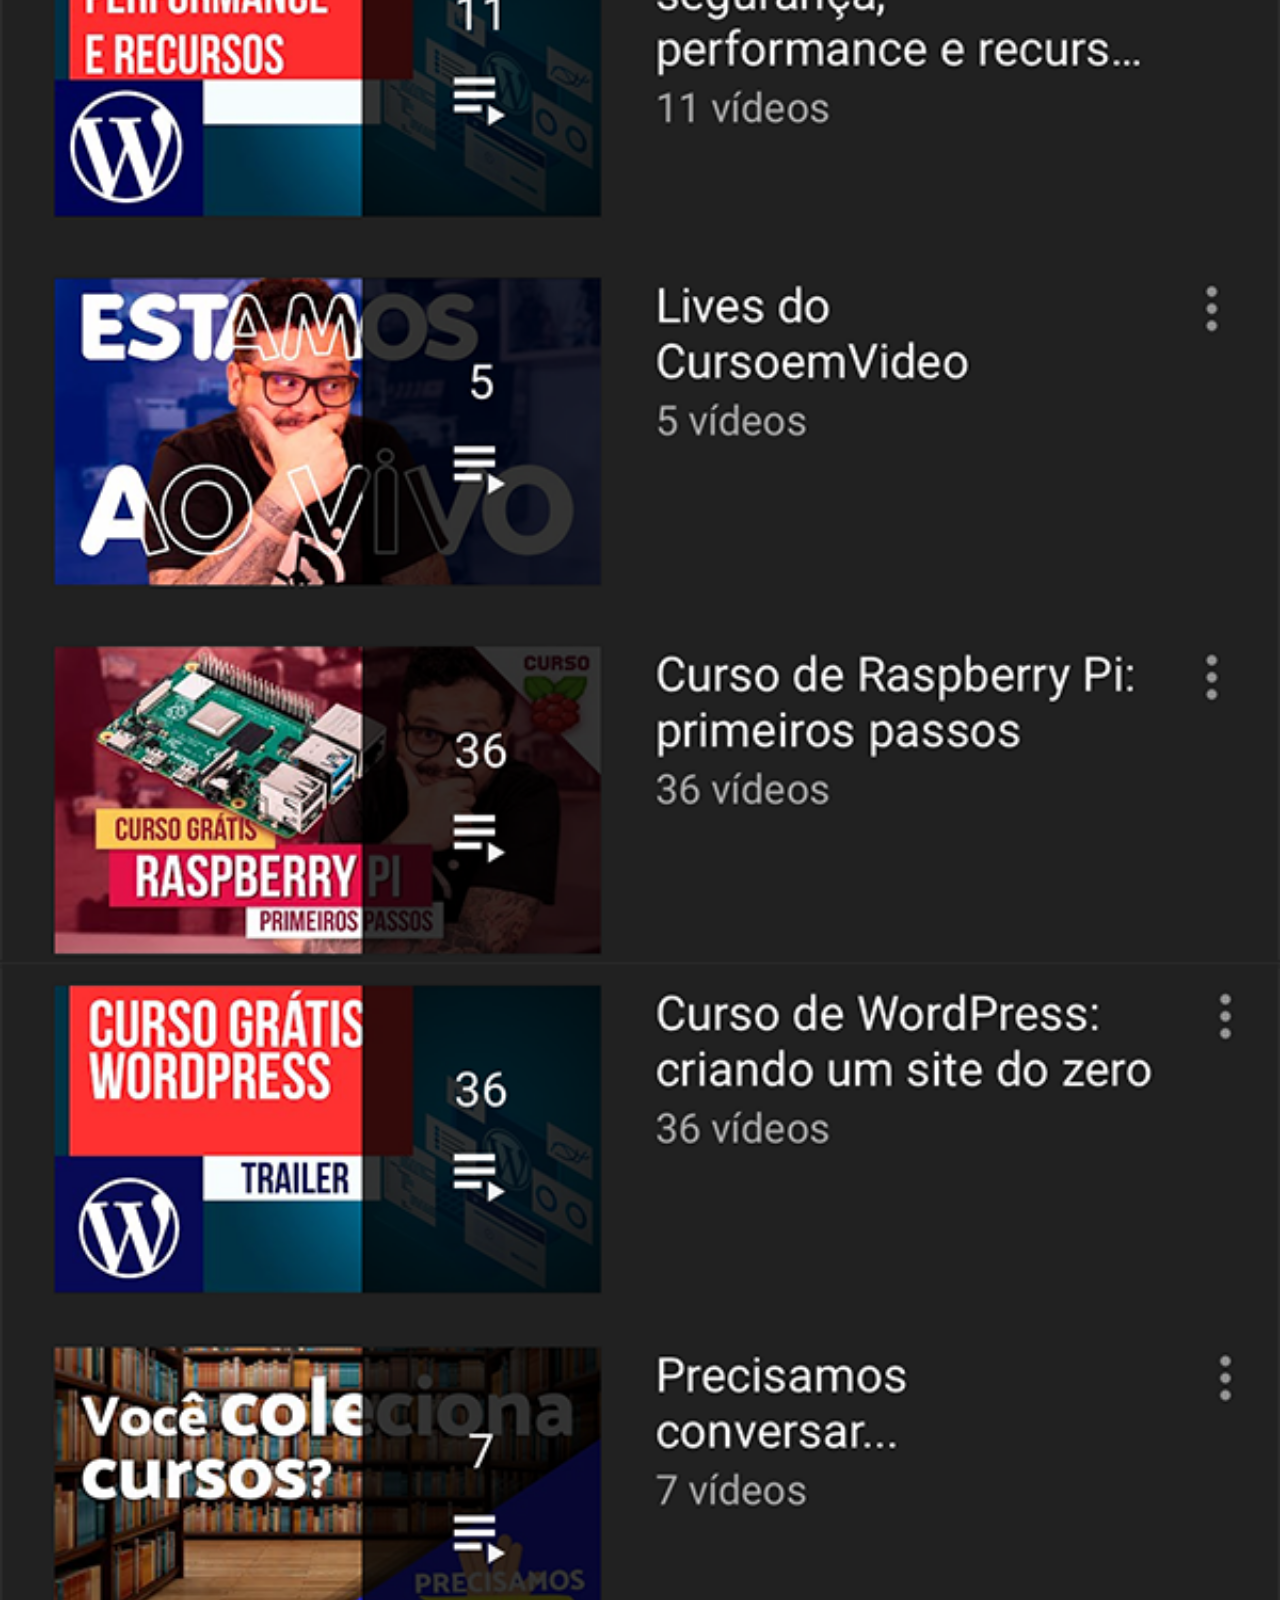
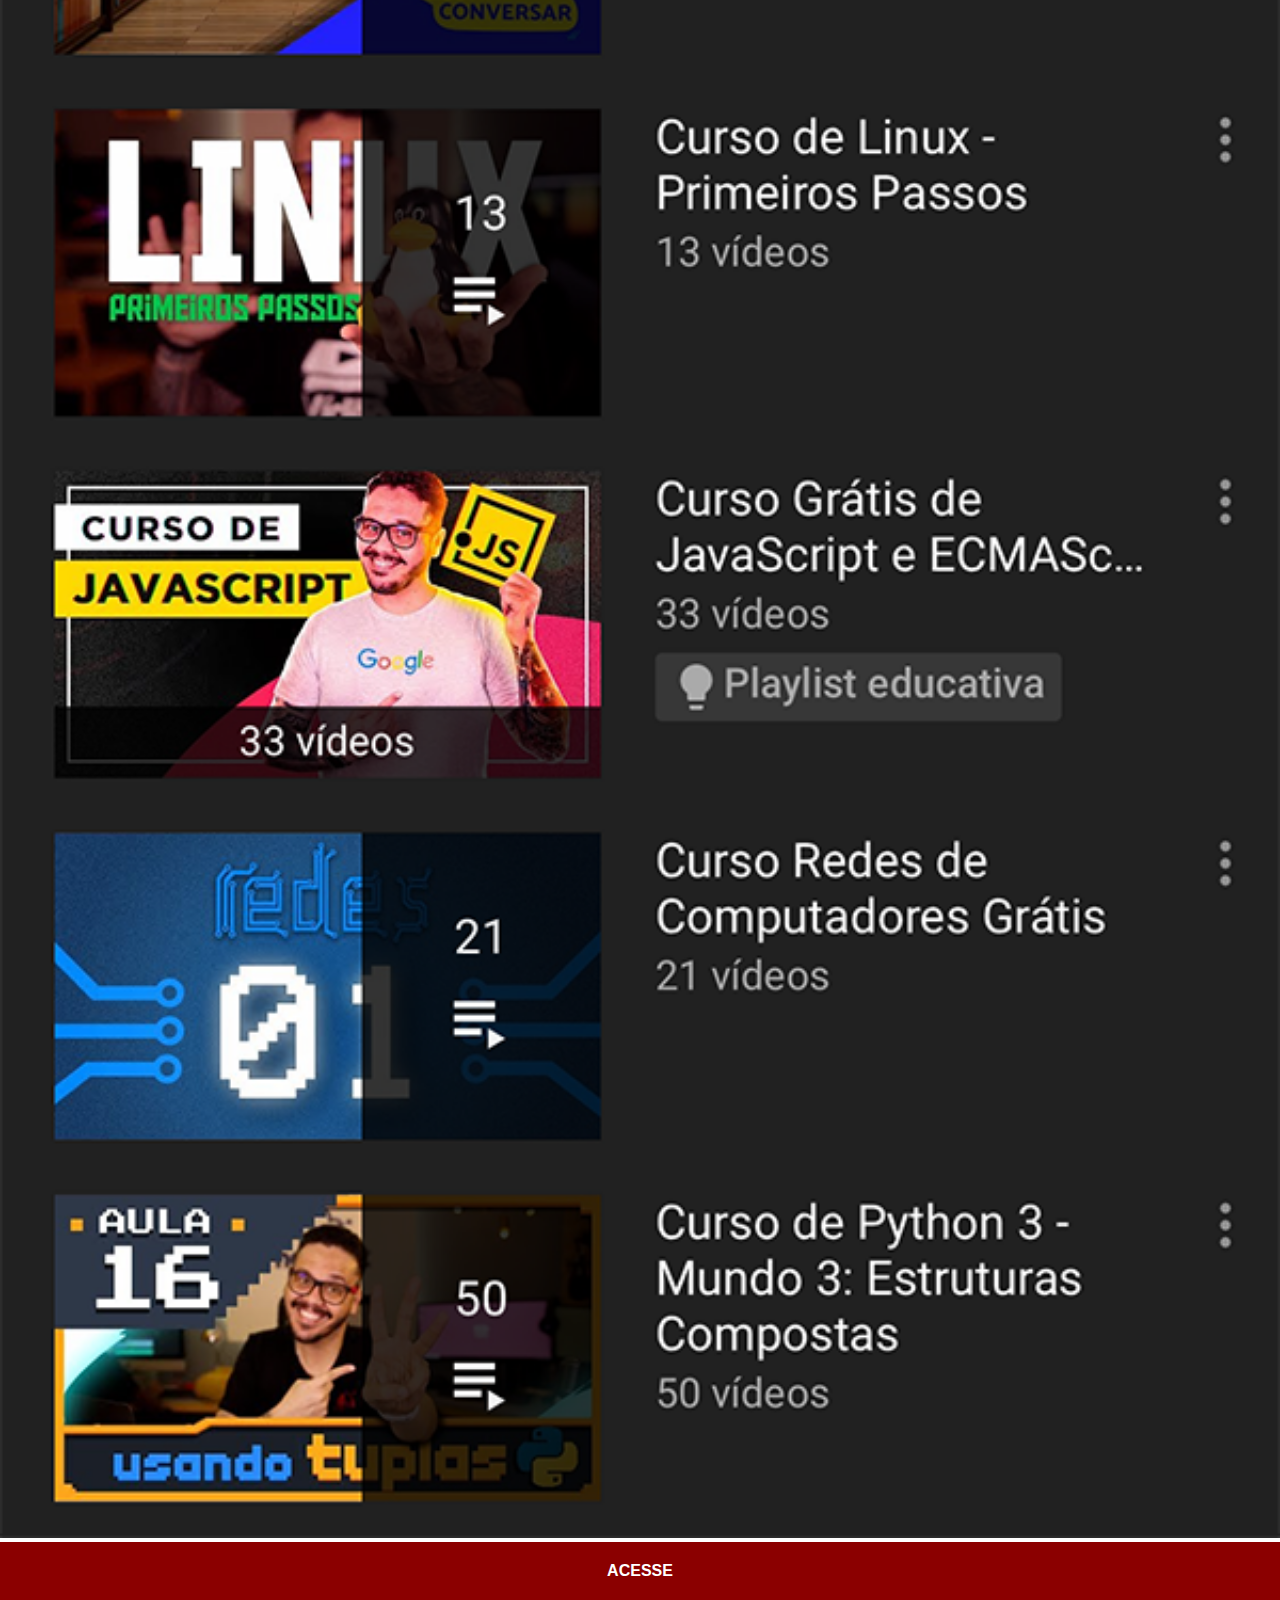
<file: pages/youtube.html>
<!DOCTYPE html>
<html lang="en">
<head>
    <meta charset="UTF-8">
    <meta name="viewport" content="width=device-width, initial-scale=1.0">
    <title>YouTube</title>
    <link rel="stylesheet" href="../styles/social.css">
</head>
<body>
    <img src="../images/tela-youtube.png" alt="YouTube">
    <a href="https://www.youtube.com/" target="_blank">ACESSE</a>
</body>
</html>
</file>
<file: styles/style.css>
@charset "UTF-8";

* {
    margin: 0;
    padding: 0;
    font-family: Arial, Helvetica, sans-serif;
}

html, body {
    height: 100vh;
    width: 100vw;
    background-color: black;
}

body {
    background: url('../images/fundo-madeira.jpg') no-repeat top center;
    background-size: cover;
    background-attachment: fixed;
}

main {
    height: 100vh;
    position: relative;
}

section#telefone {
    position: absolute;
    top: 50%;
    left: 50%;
    transform: translate(-50%, -50%);
    background-image: url('../images/frame-iphone.png');
    height: 627px;
    width: 311px;
}

iframe#tela {
    position: relative;
    top: 80px;
    left: 22px;
    width: 267px;
    height: 471px;
}

section#redes-sociais {
    text-align: right;
}

section#redes-sociais img {
    width: 50px;
    margin: 10px;
    border-radius: 50%;
    box-shadow: 2px 2px 5px rgba(0, 0, 0, 0.4);
    box-sizing: border-box;
}

section#redes-sociais img:hover {
    border: 2px solid rgba(255, 255, 255, 0.6);
    transform: translate(-3px, -3px);
    box-shadow: 5px 5px 10px rgba(0, 0, 0, 0.6);
    transition: transform 0.3s, border 0.3s;
}
</file>
<file: styles/social.css>
@charset "UTF-8";

* {
    margin: 0;
    padding: 0;
    font-family: Arial, Helvetica, sans-serif;
}

::-webkit-scrollbar {
    width: 0px;
    height: 0px;
}

img {
    width: 100vw;
}

a {
    display: block;
    background-color: darkred;
    color: white;
    padding: 20px;
    text-align: center;
    text-decoration: none;
    font-weight: bolder;
}

a:hover {
    background-color: red;
}
</file>
